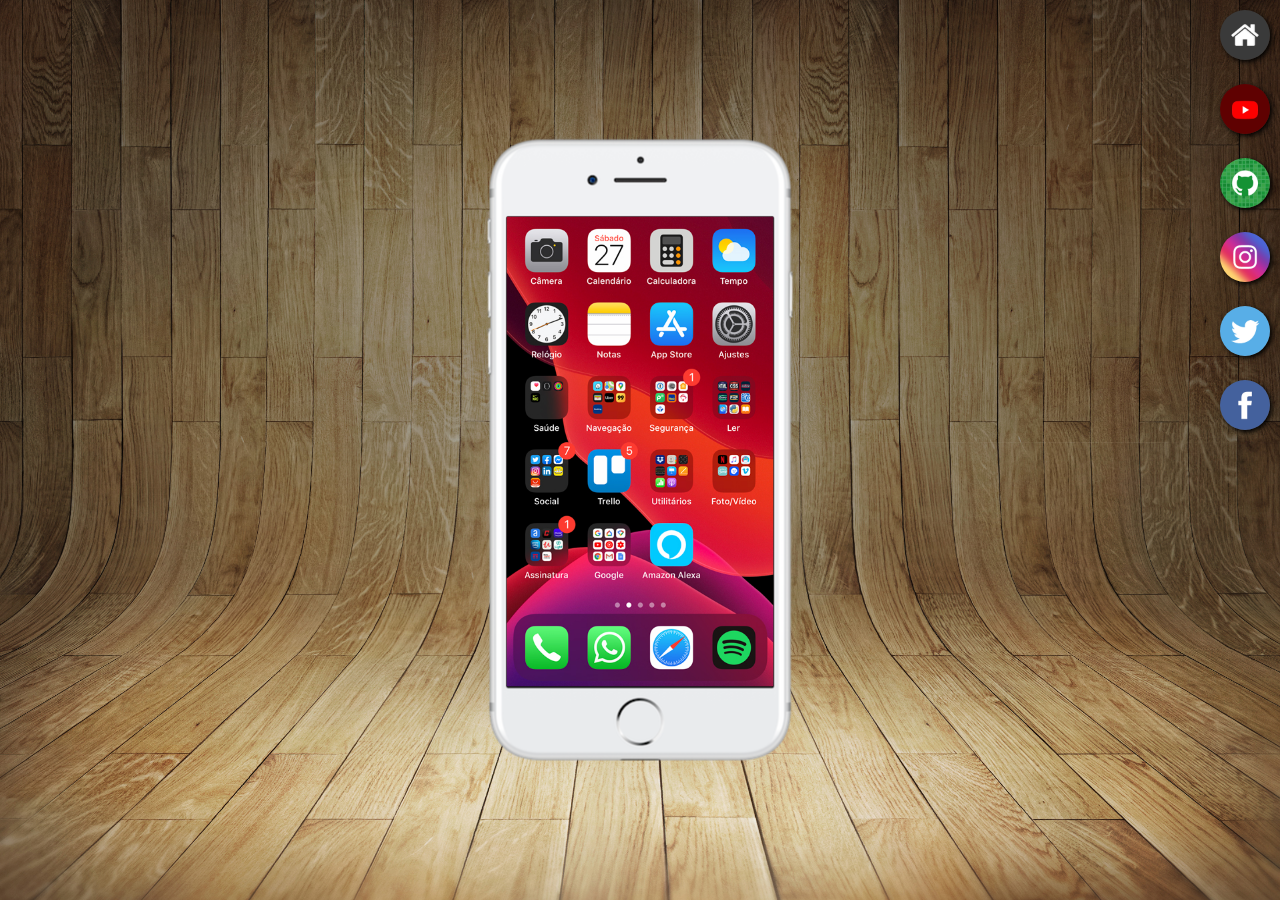
<file: index.html>
<!DOCTYPE html>
<html lang="pt-br">
<head>
    <meta charset="UTF-8">
    <link rel="shortcut icon" href="favicon.ico" type="image/x-icon">
    <meta name="viewport" content="width=device-width, initial-scale=1.0">
    <title>Projeto Redes Sociais</title>
    <link rel="stylesheet" href="style/style.css">

</head>
<body>
    <main>
        <section id="telefone">
            <iframe src="home.html" name="tela" id="tela" frameborder="0">
                Seu Navegador não é compativel com isso.
            </iframe>
        </section>

        <section id="redes-sociais">
            <a href="home.html" target="tela"><img src="imagens/logo-home.jpg" alt="home"></a><br>
            <a href="youtube.html" target="tela"><img src="imagens/logo-youtube.jpg" alt="youtube"></a><br>
            <a href="github.html" target="tela"><img src="imagens/logo-github.jpg" alt="github"></a><br>
            <a href="instagran.html" target="tela"><img src="imagens/logo-instagram.jpg" alt="instragam"></a><br>
            <a href="twitter.html" target="tela"><img src="imagens/logo-twitter.jpg" alt="twitter"></a><br>
            <a href="facebook.html" target="tela"><img src="imagens/logo-facebook.jpg" alt="facebook"></a>
        </section>
    </main>
</body>
</html>
</file>
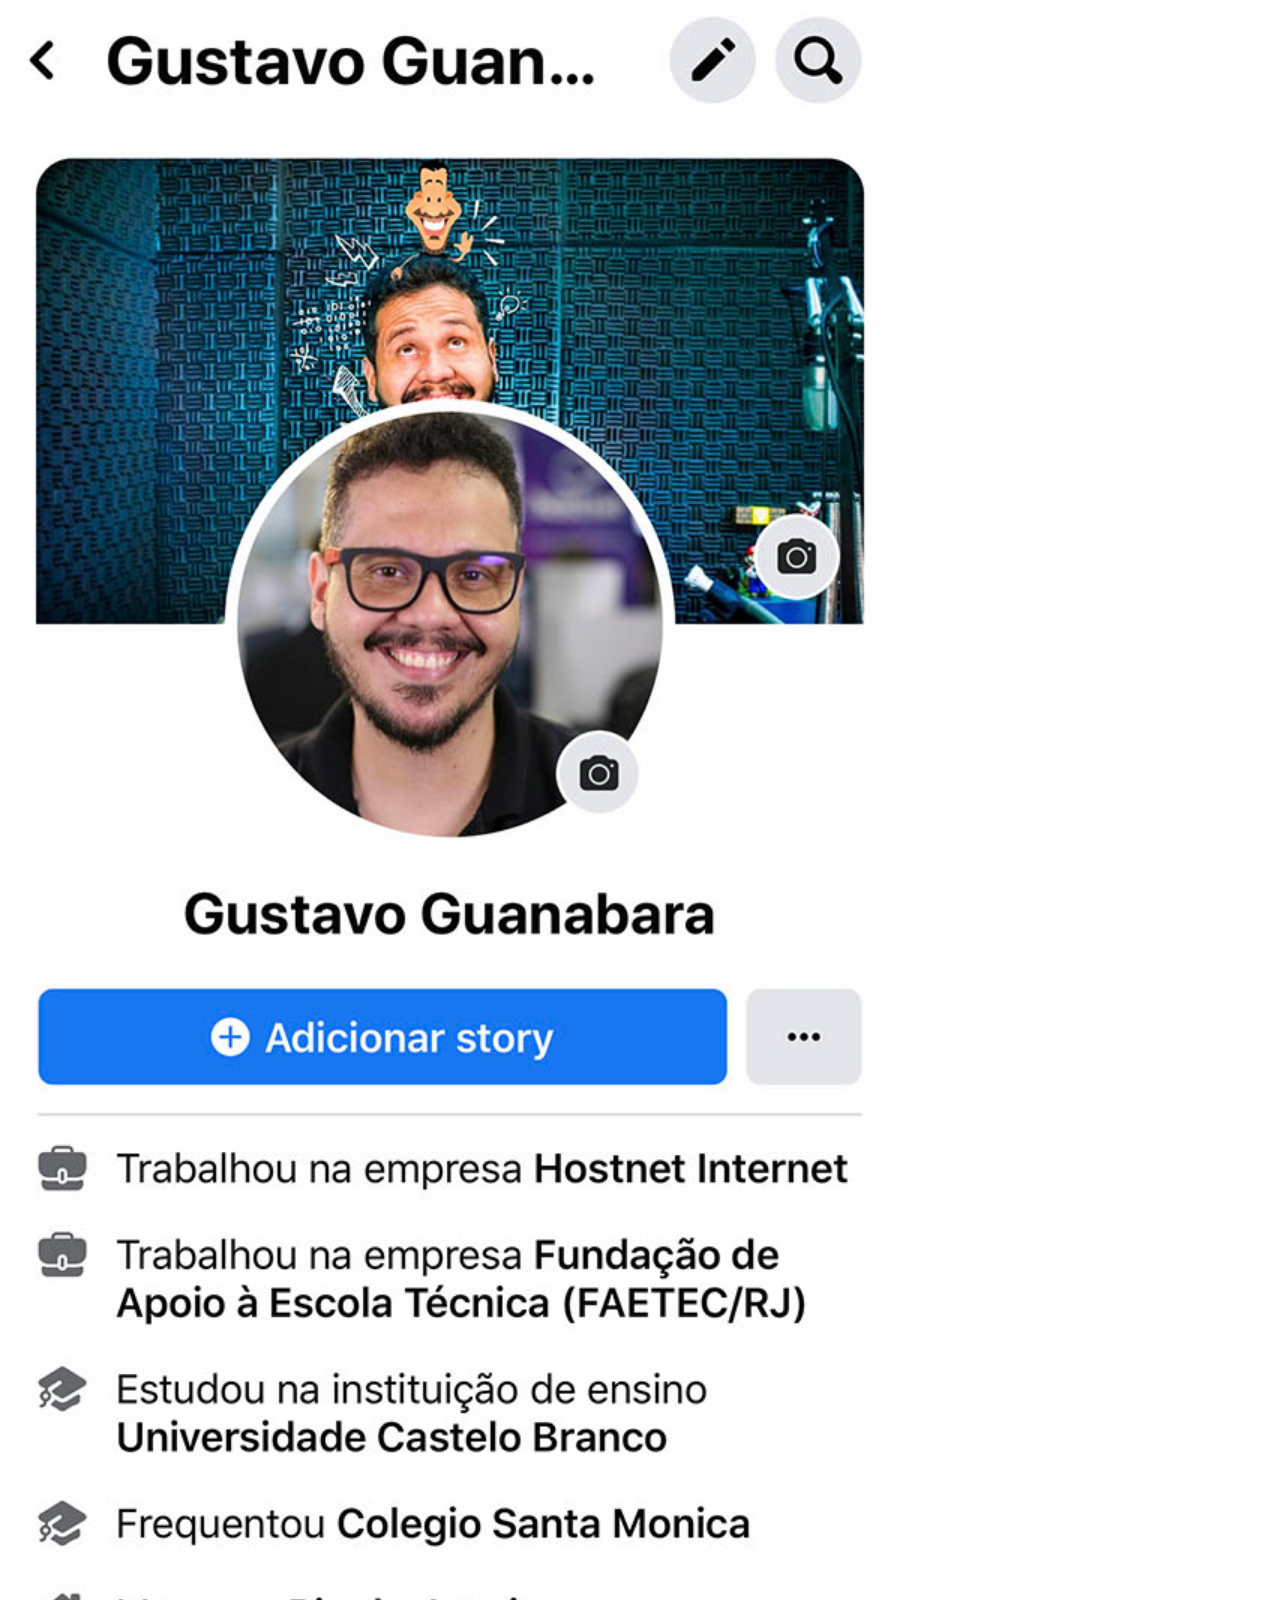
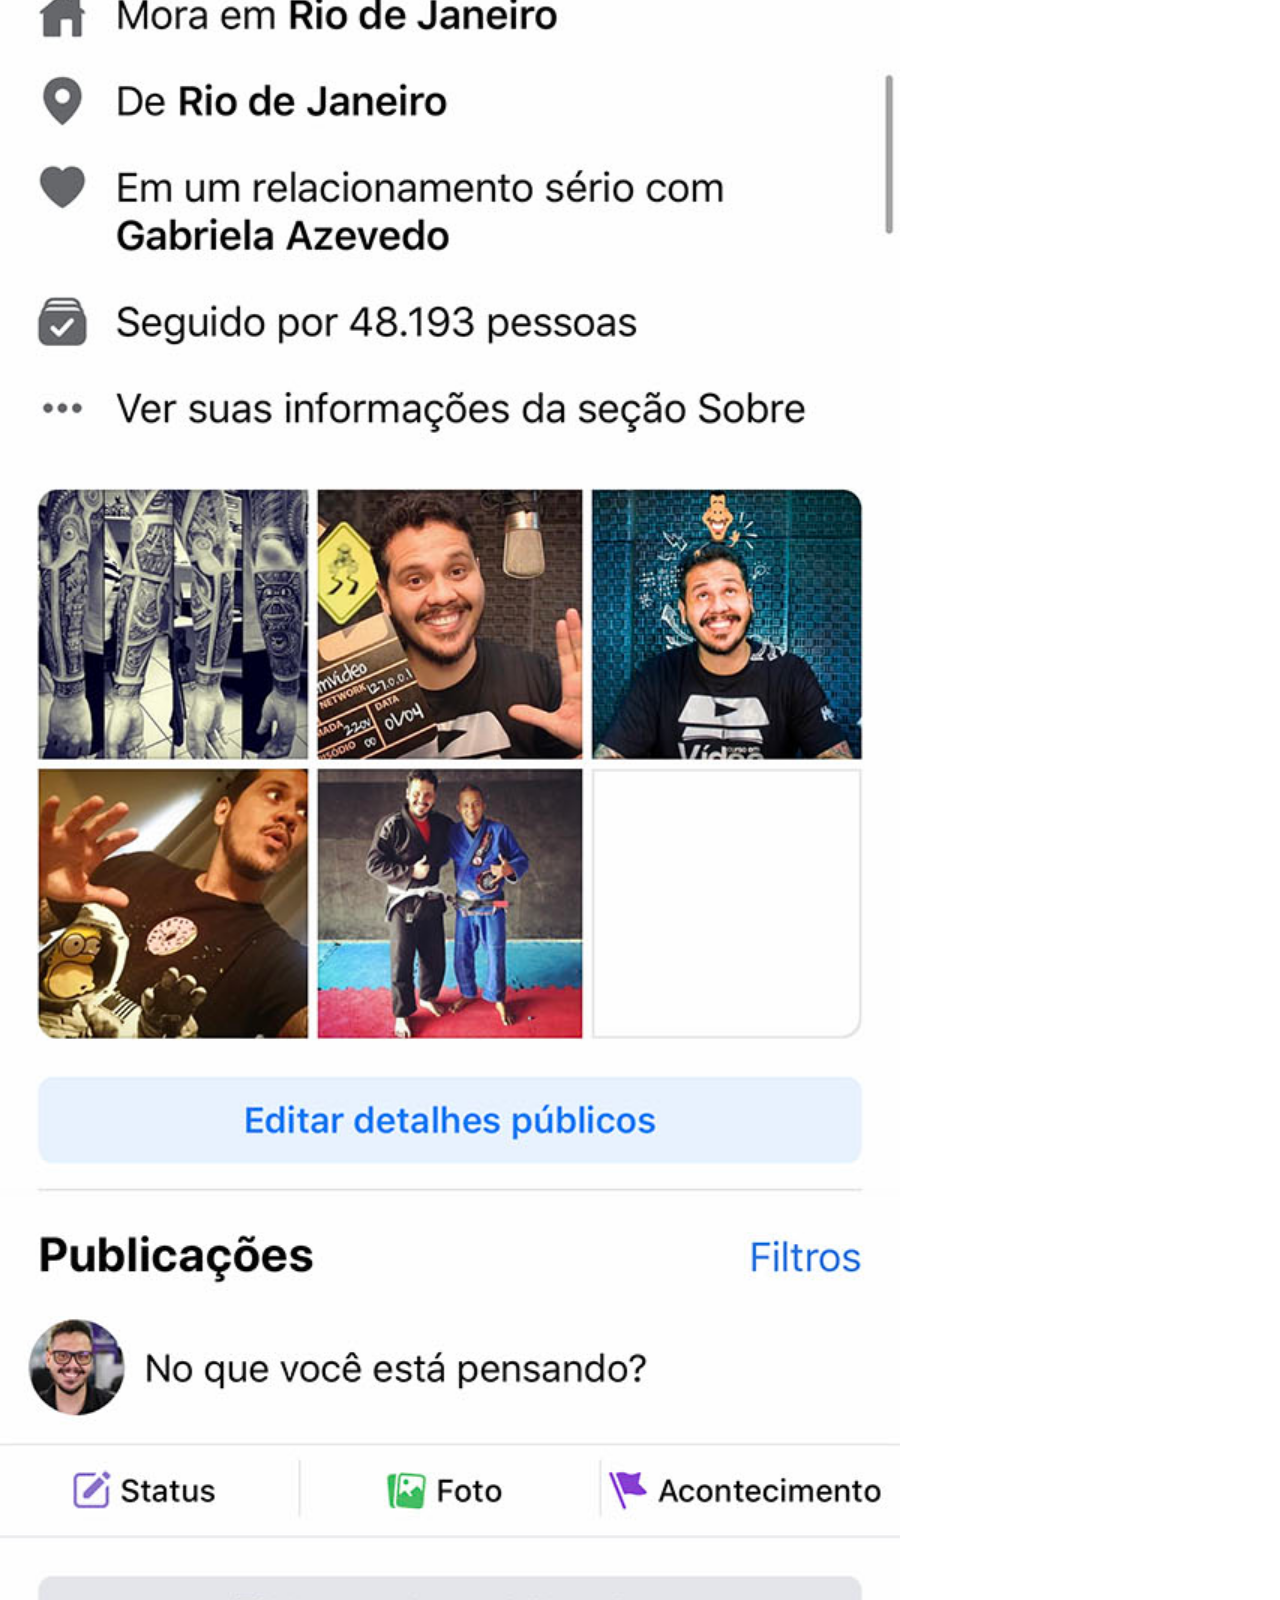
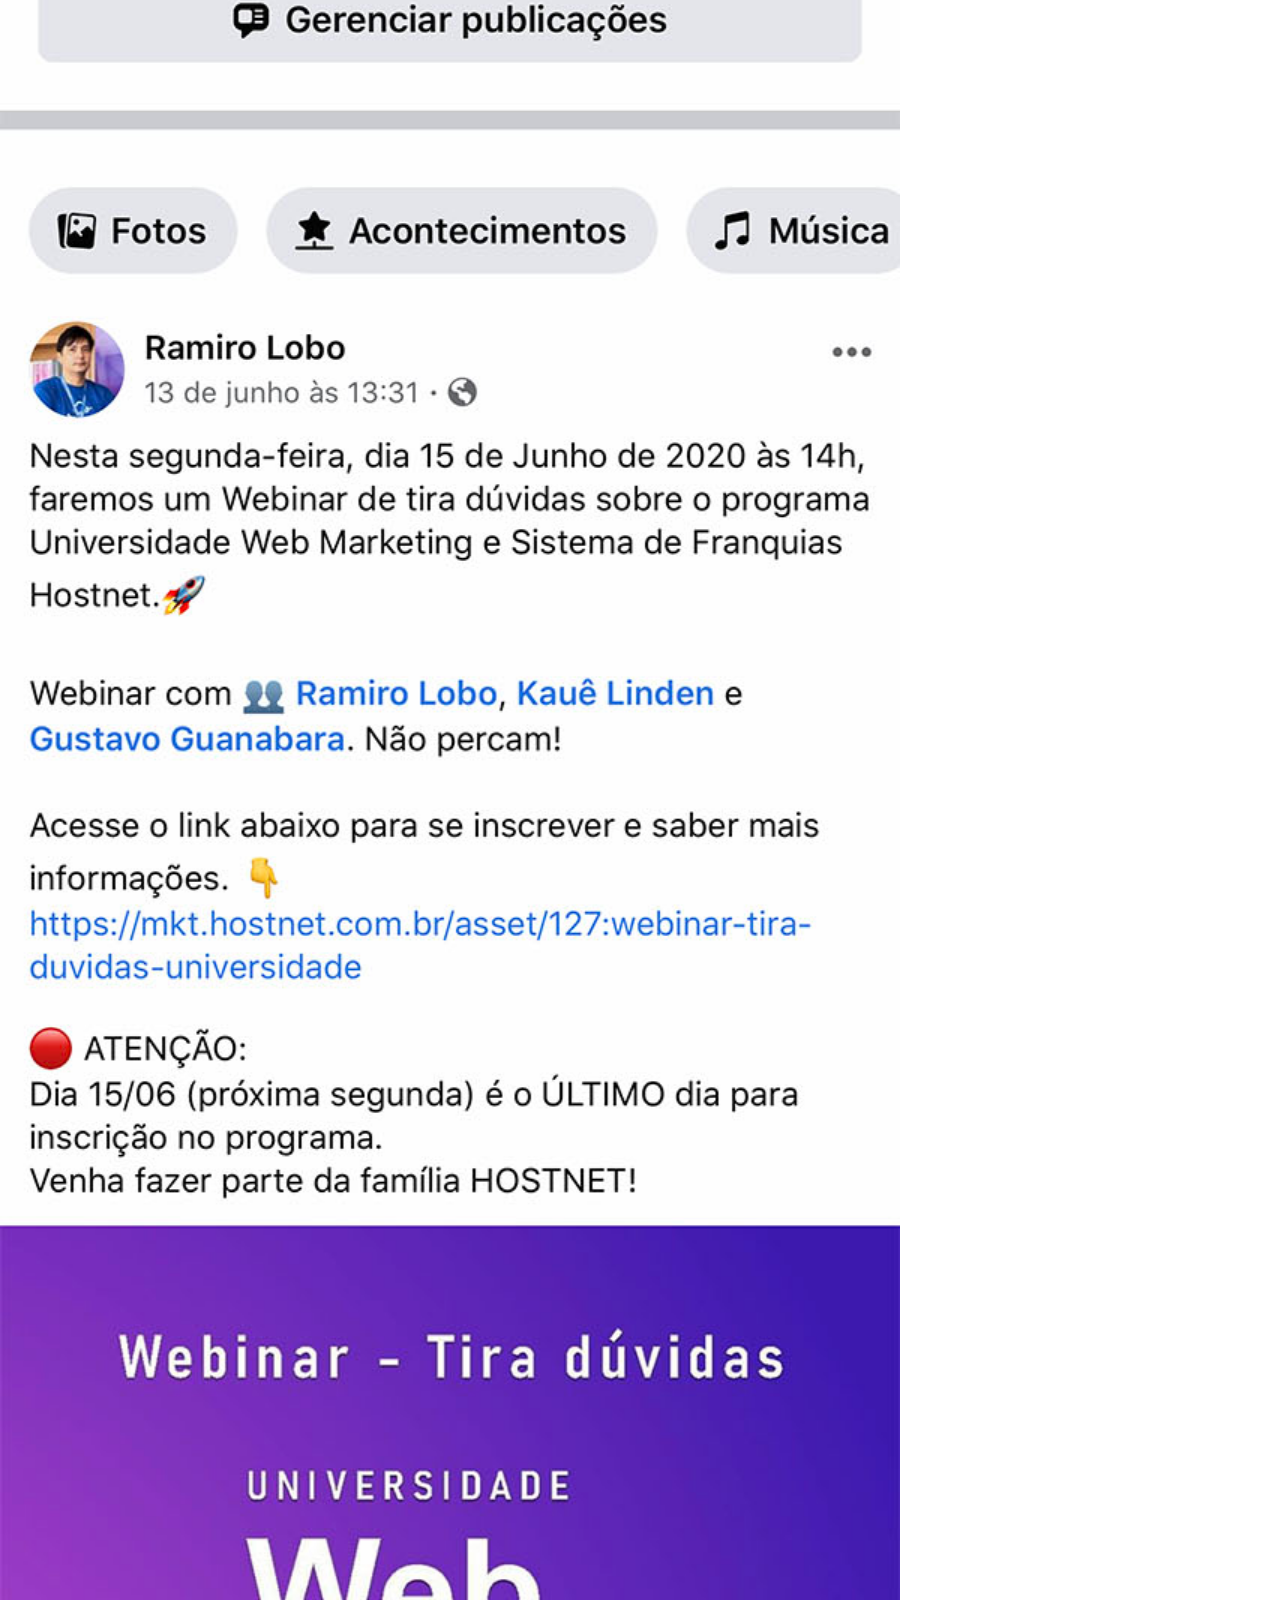
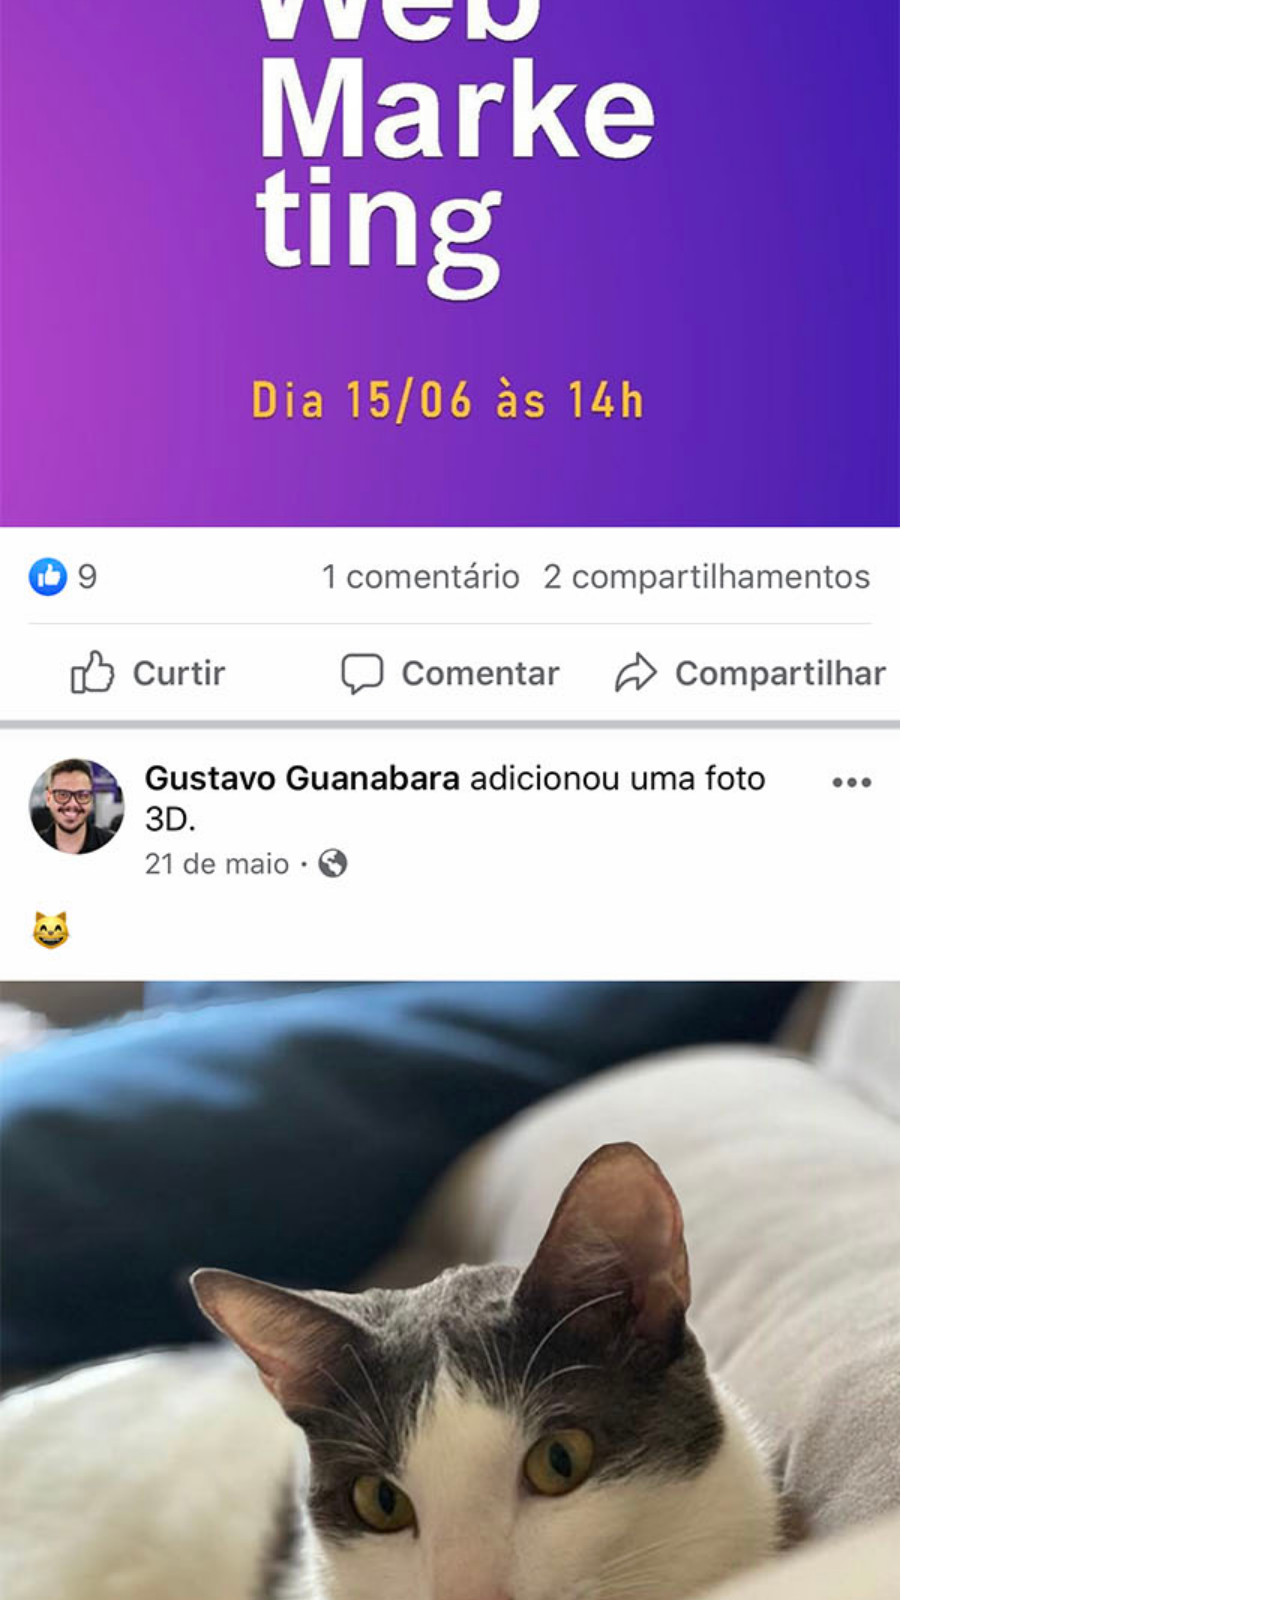
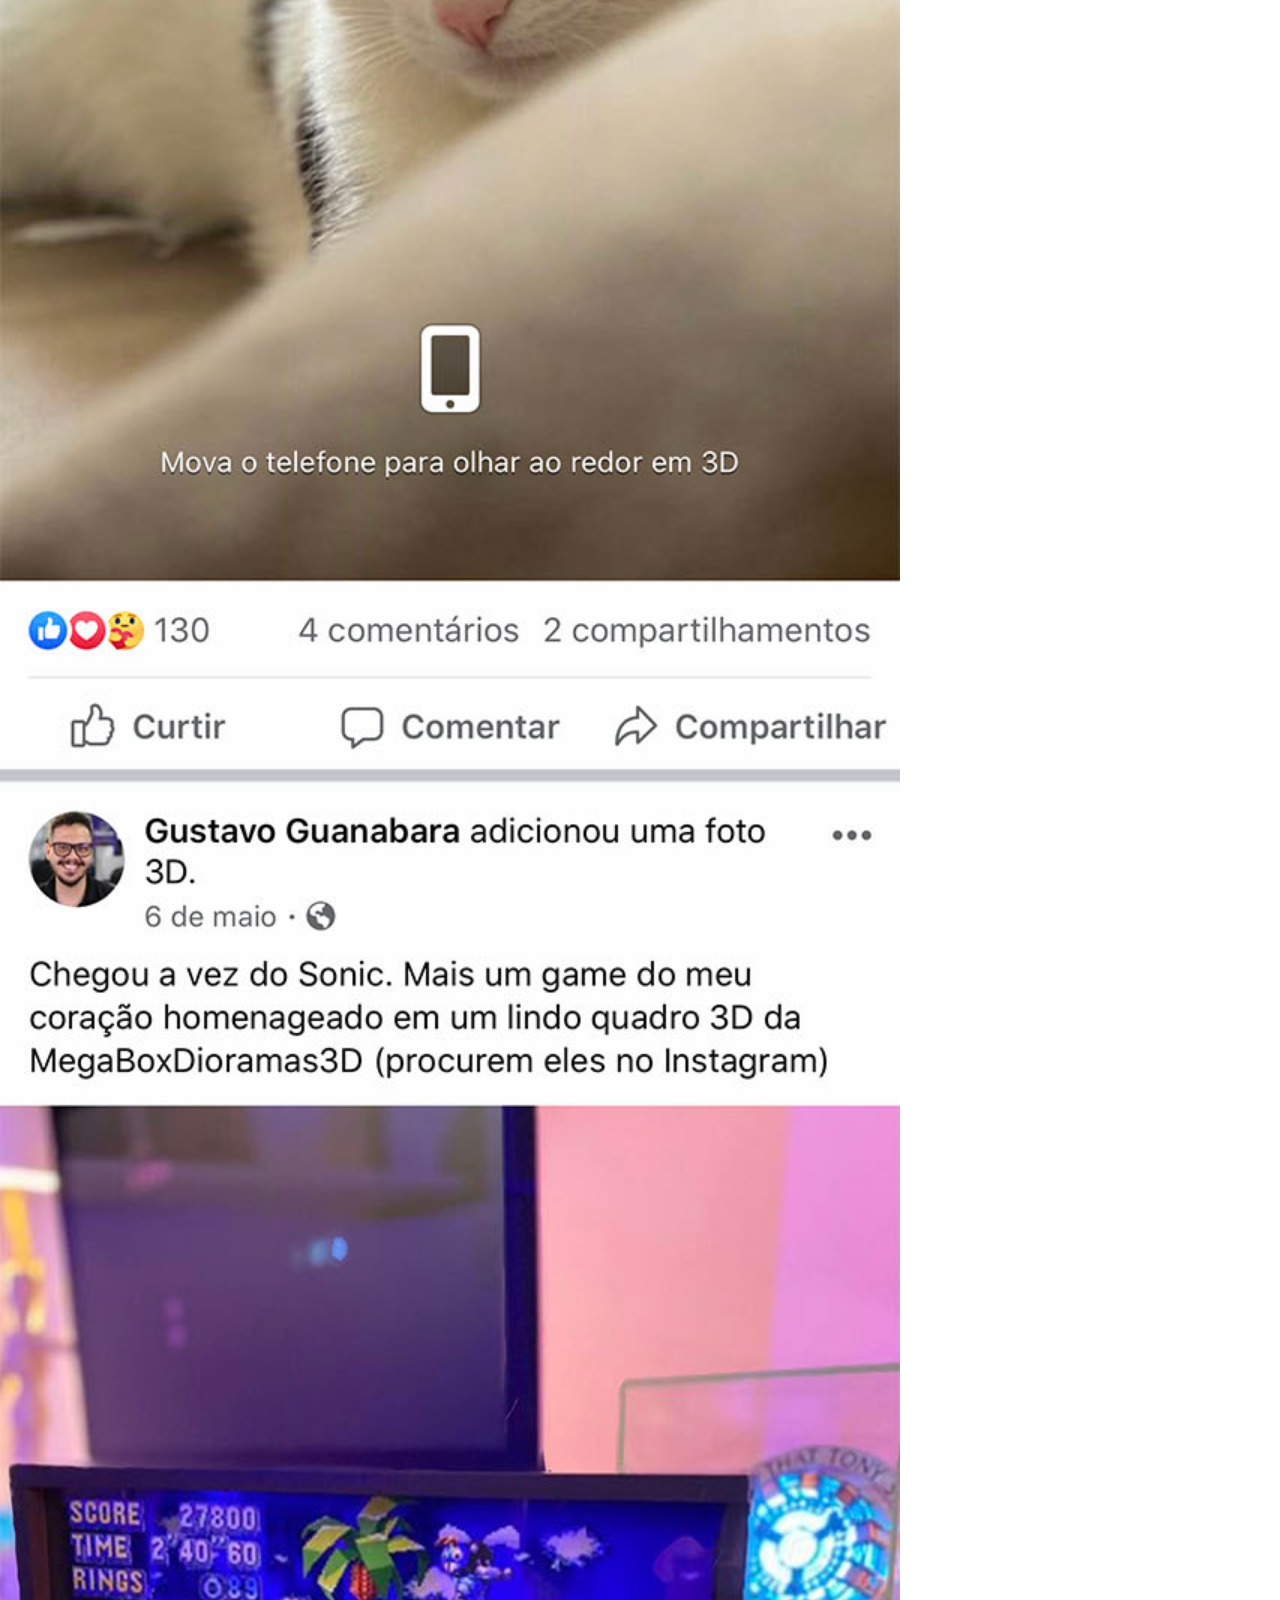
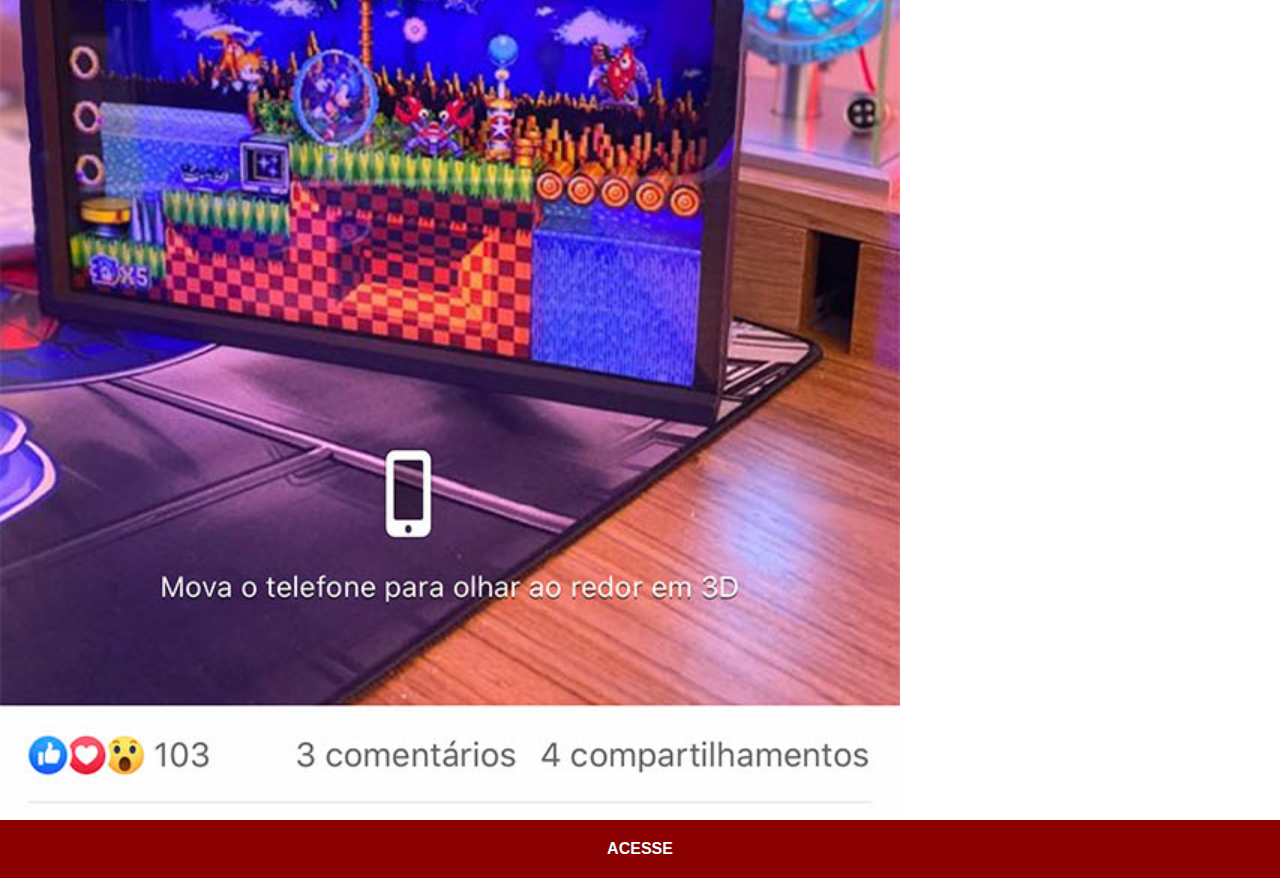
<file: facebook.html>
<!DOCTYPE html>
<html lang="pt-br">
<head>
    <meta charset="UTF-8">
    <meta name="viewport" content="width=device-width, initial-scale=1.0">
    <title>twitter</title>
    <link rel="stylesheet" href="style/social.css">
</head>
<body>

    <img src="imagens/tela-facebook.jpg" alt="Facebook">
    <a href="https://www.facebook.com/?locale=pt_BR" target="_blank">ACESSE</a>
    
</body>
</html>
</file>
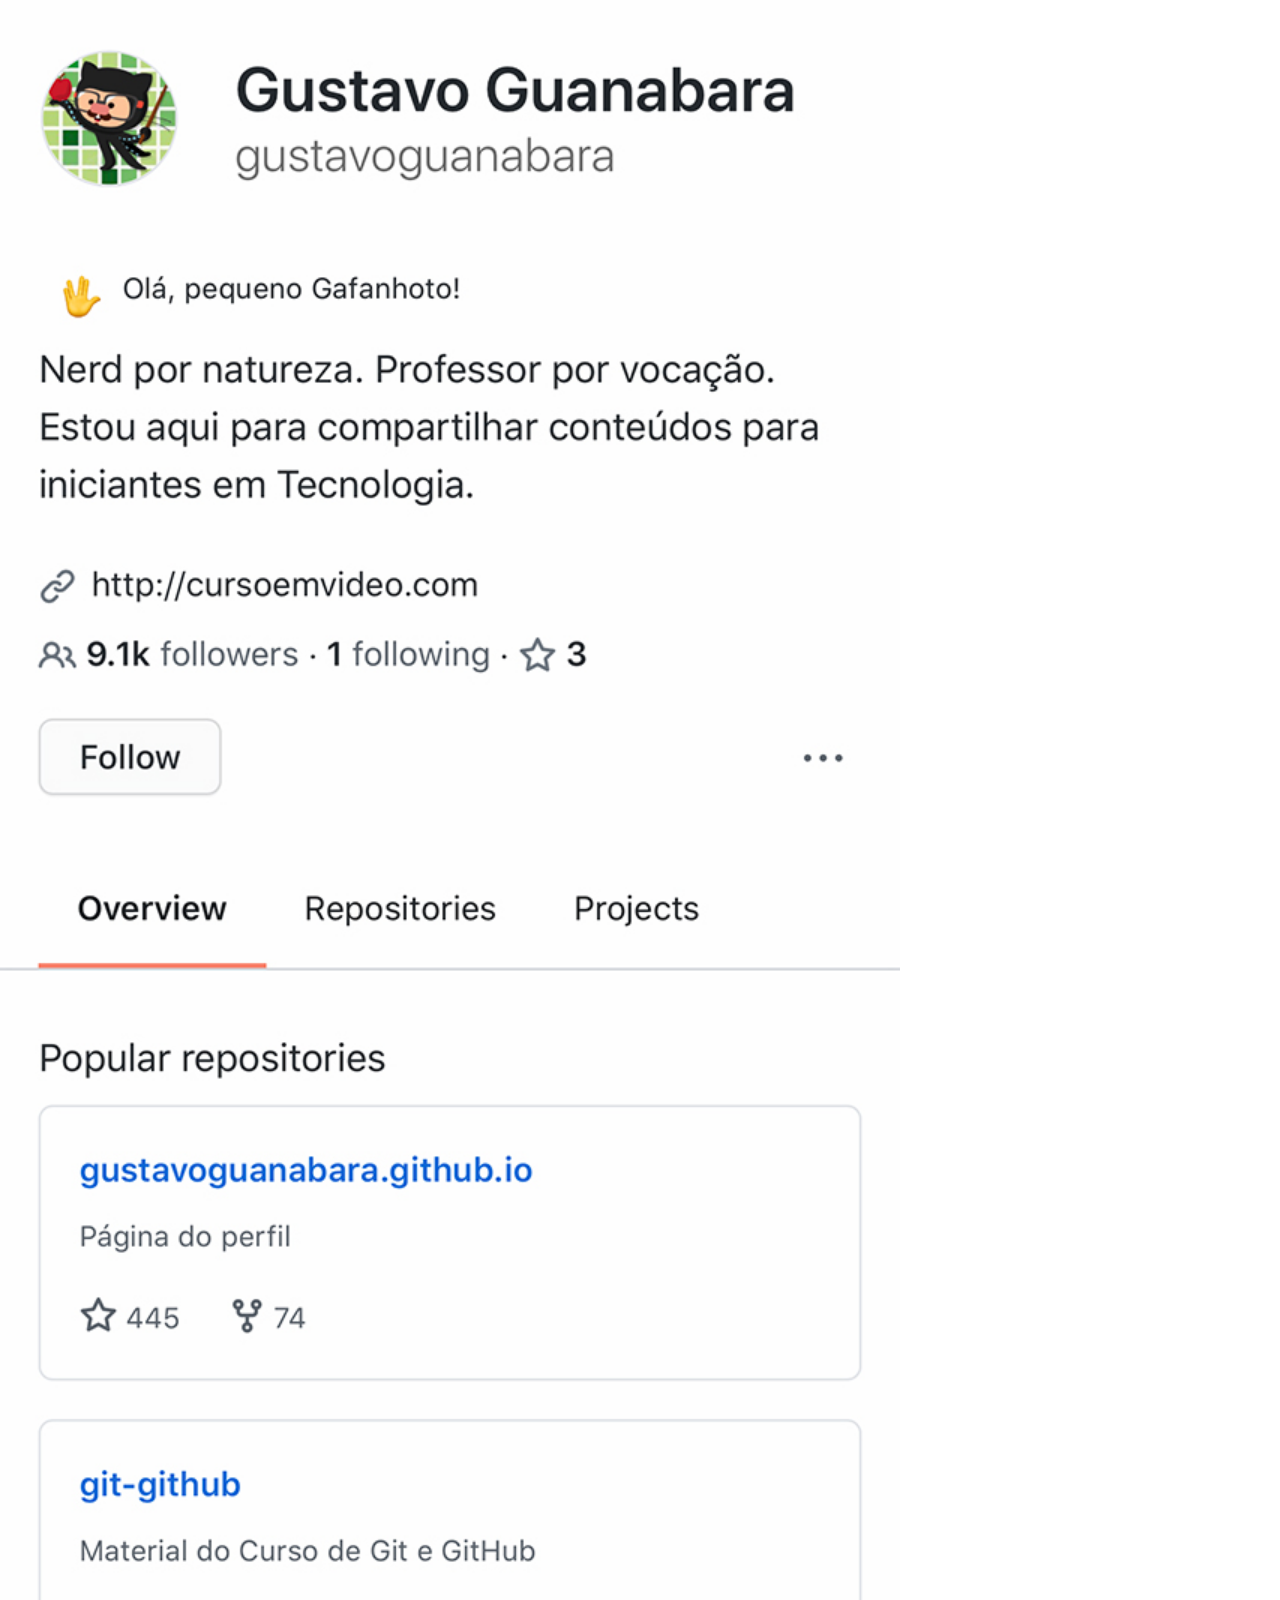
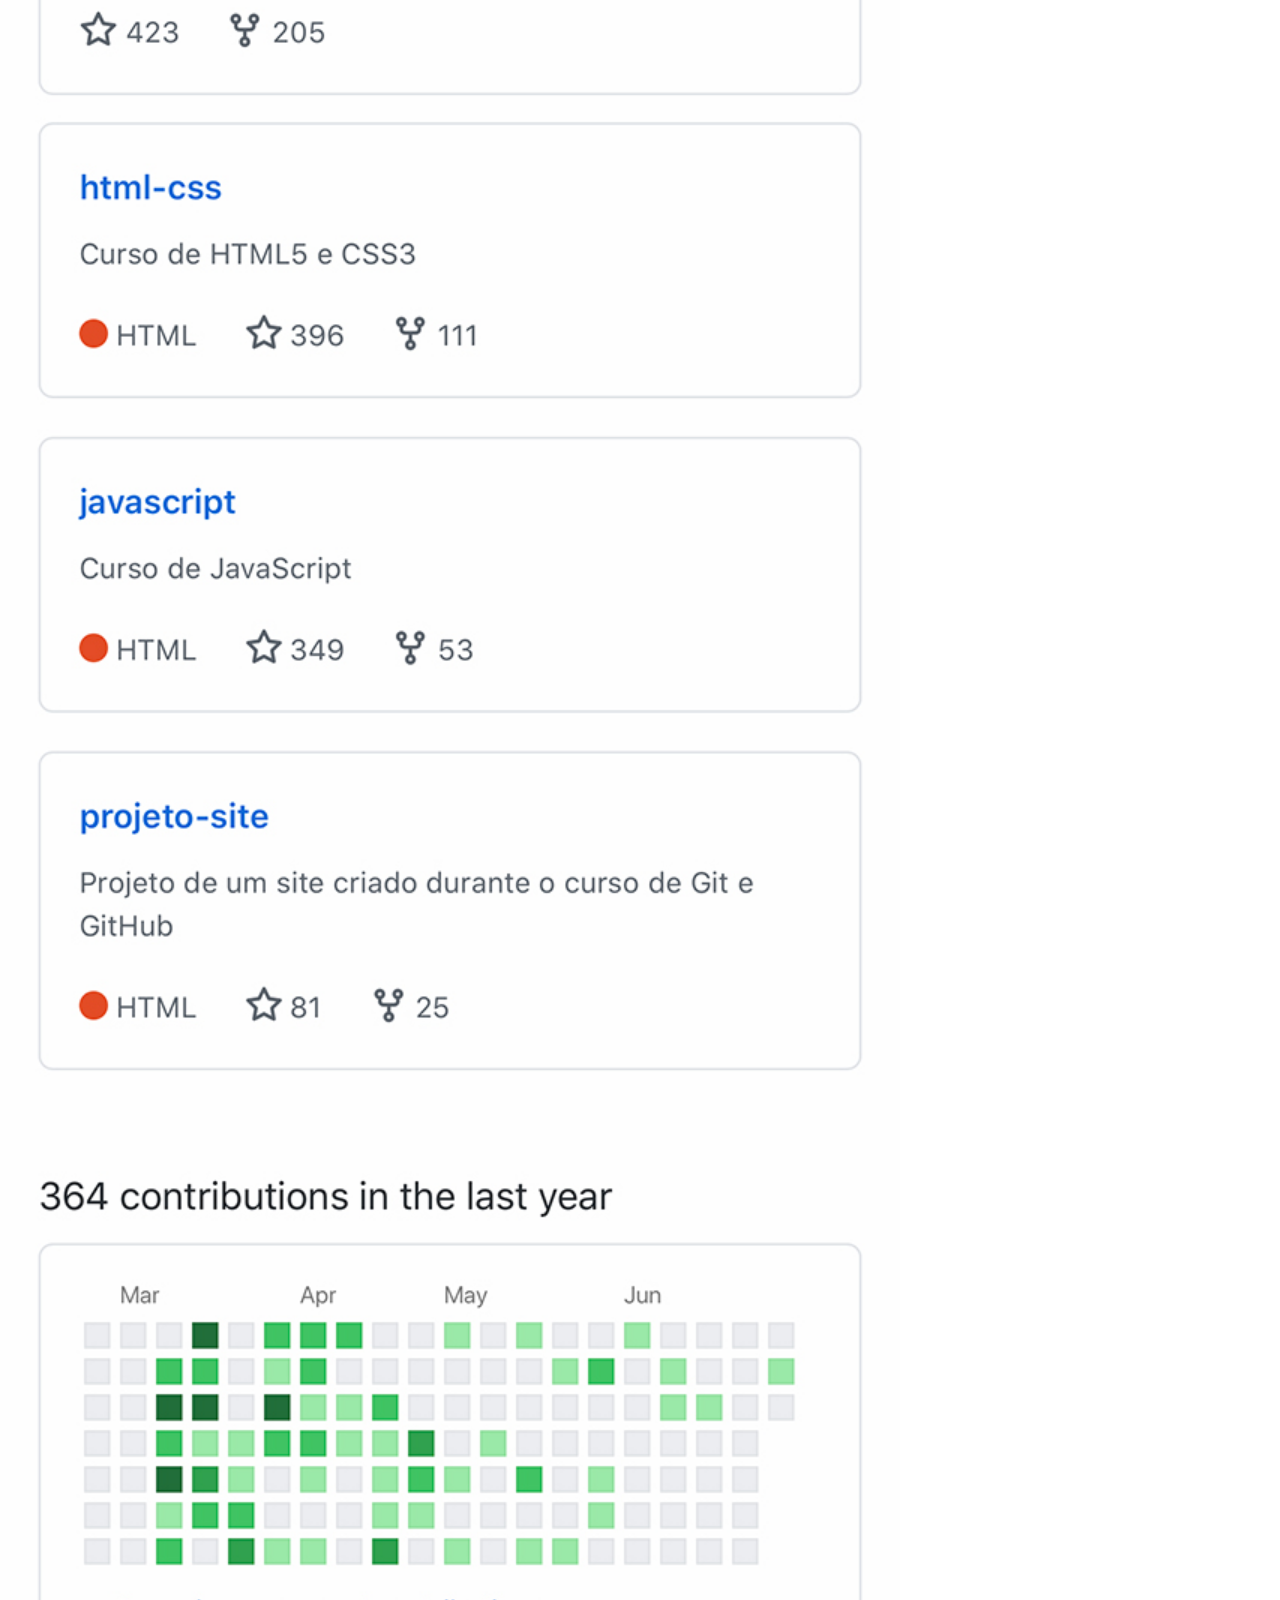
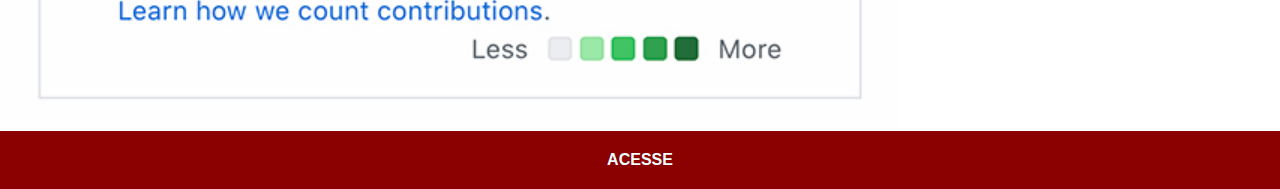
<file: github.html>
<!DOCTYPE html>
<html lang="pt-br">
<head>
    <meta charset="UTF-8">
    <meta name="viewport" content="width=device-width, initial-scale=1.0">
    <title>github</title>
    <link rel="stylesheet" href="style/social.css">
</head>
<body>

    <img src="imagens/tela-github.jpg" alt="GitHub">
    <a href="https://github.com/andreilsonoliveira"target="_black">ACESSE</a>
    
</body>
</html>
</file>
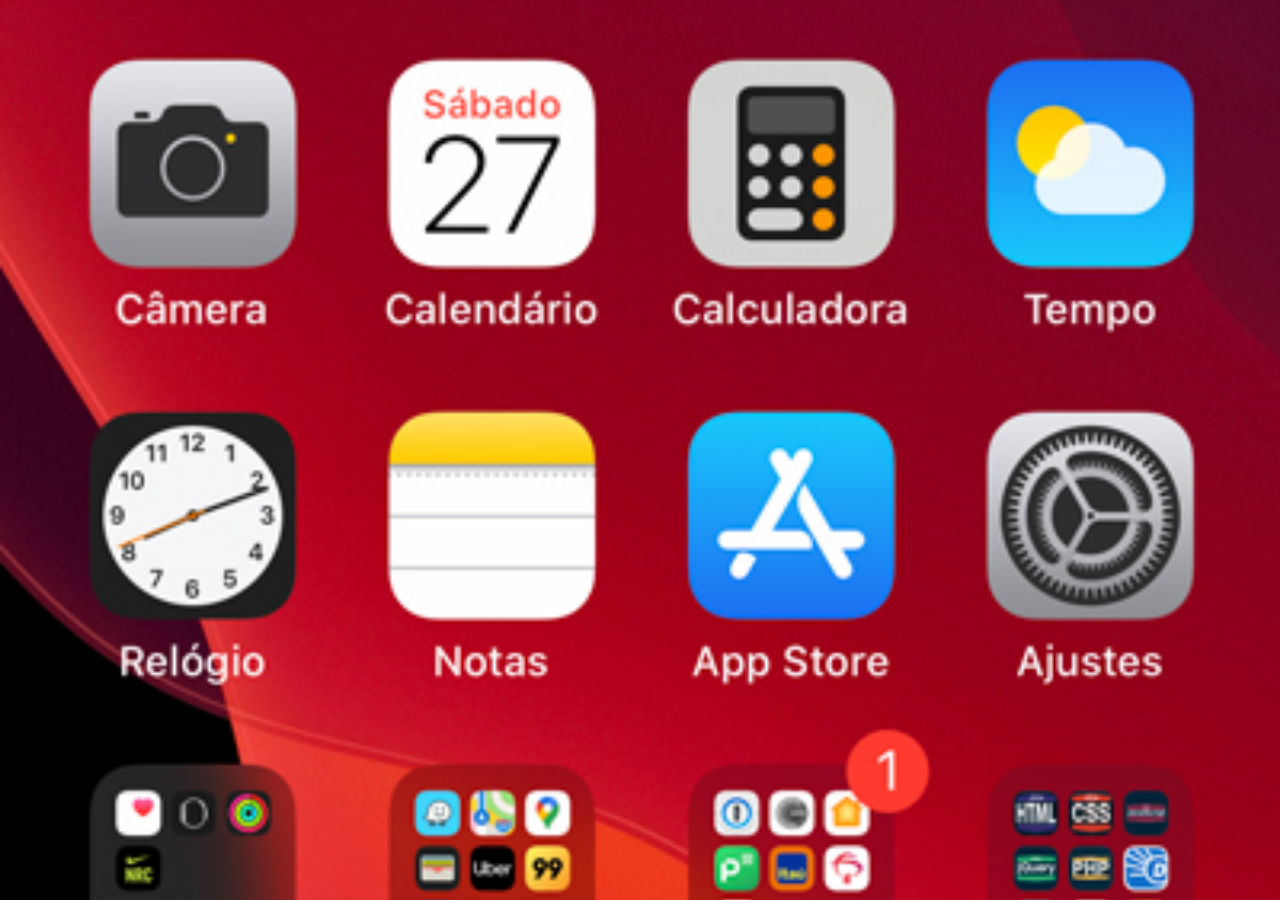
<file: home.html>
<!DOCTYPE html>
<html lang="pt-br">
<head>
    <meta charset="UTF-8">
    <meta name="viewport" content="width=device-width, initial-scale=1.0">
    <title>Home</title>
    <style>
        *{
            margin: 0px;
            padding: 0px;
        }

        body{
            width: 100vw;
            height: 100vh;
            background: black url(imagens/tela-home.jpg) no-repeat top center;
            background-size: cover;
        }
    </style>
</head>
<body>
    
</body>
</html>
</file>
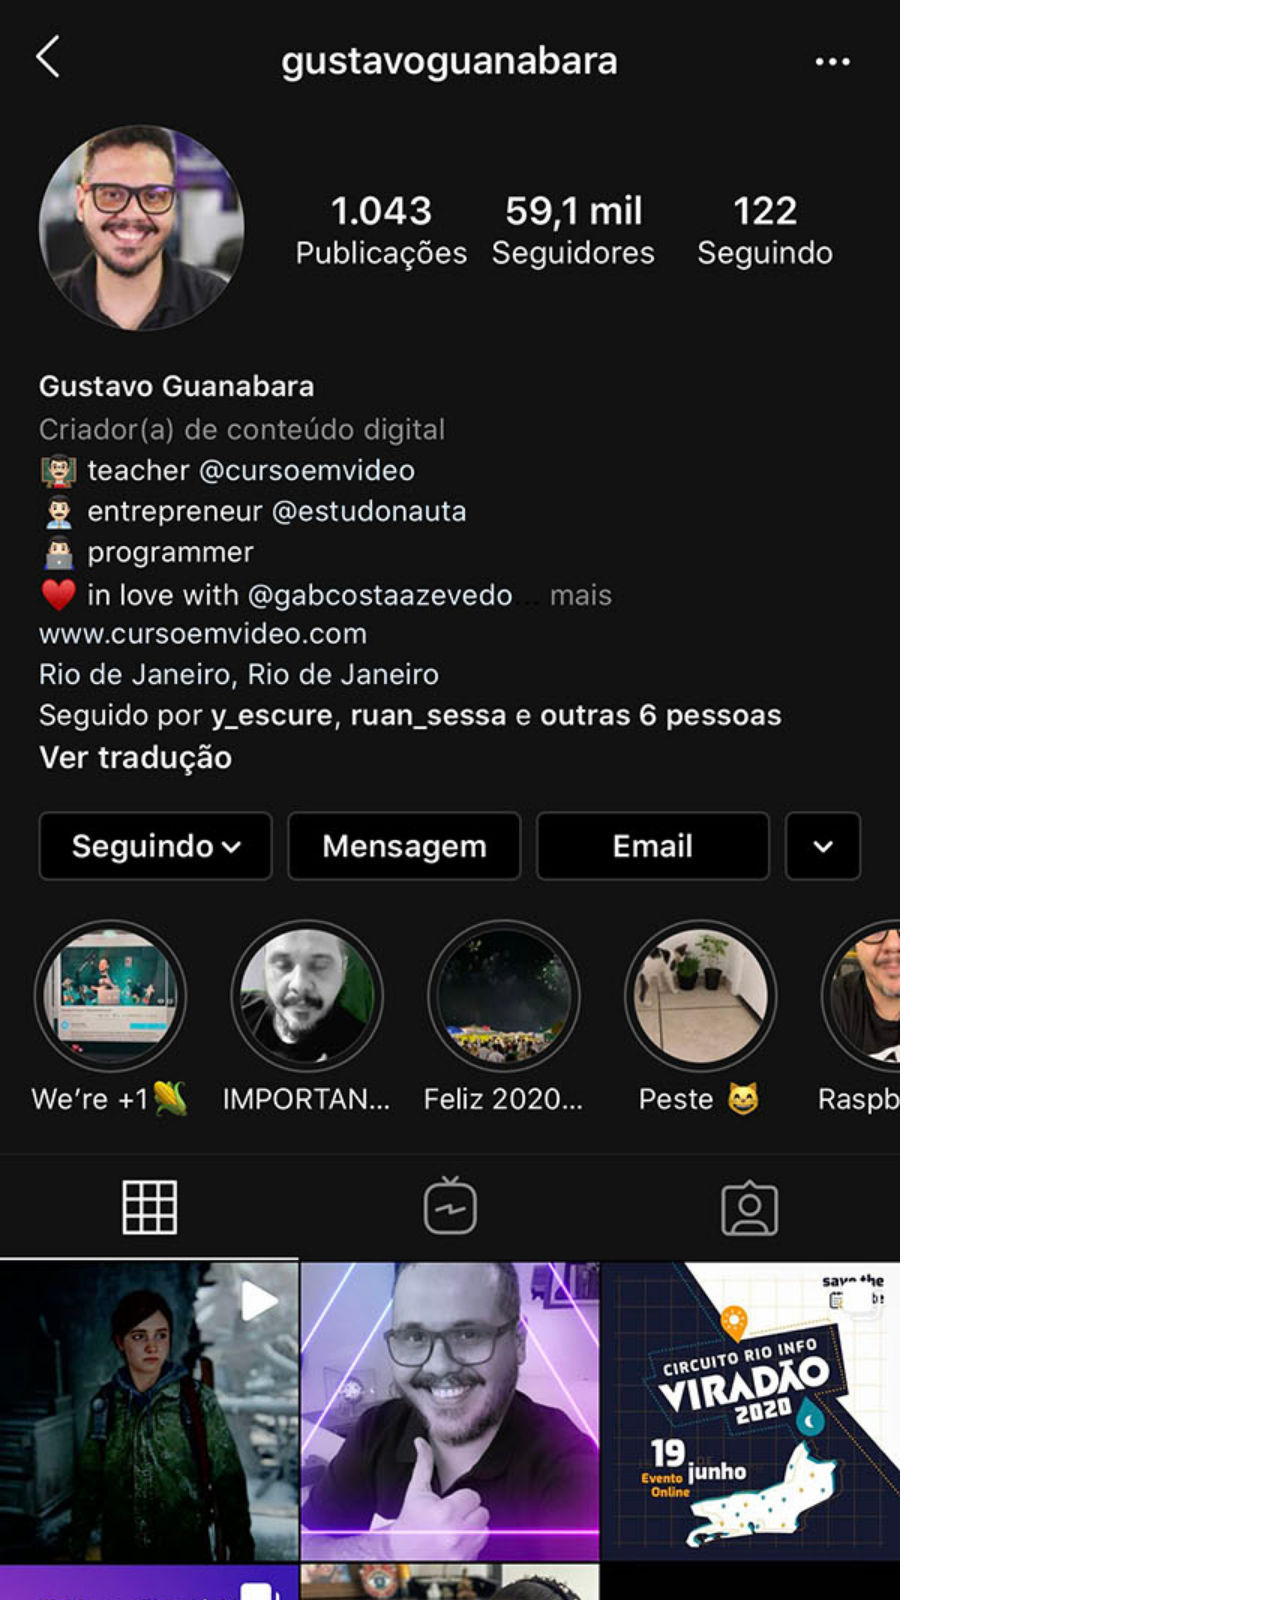
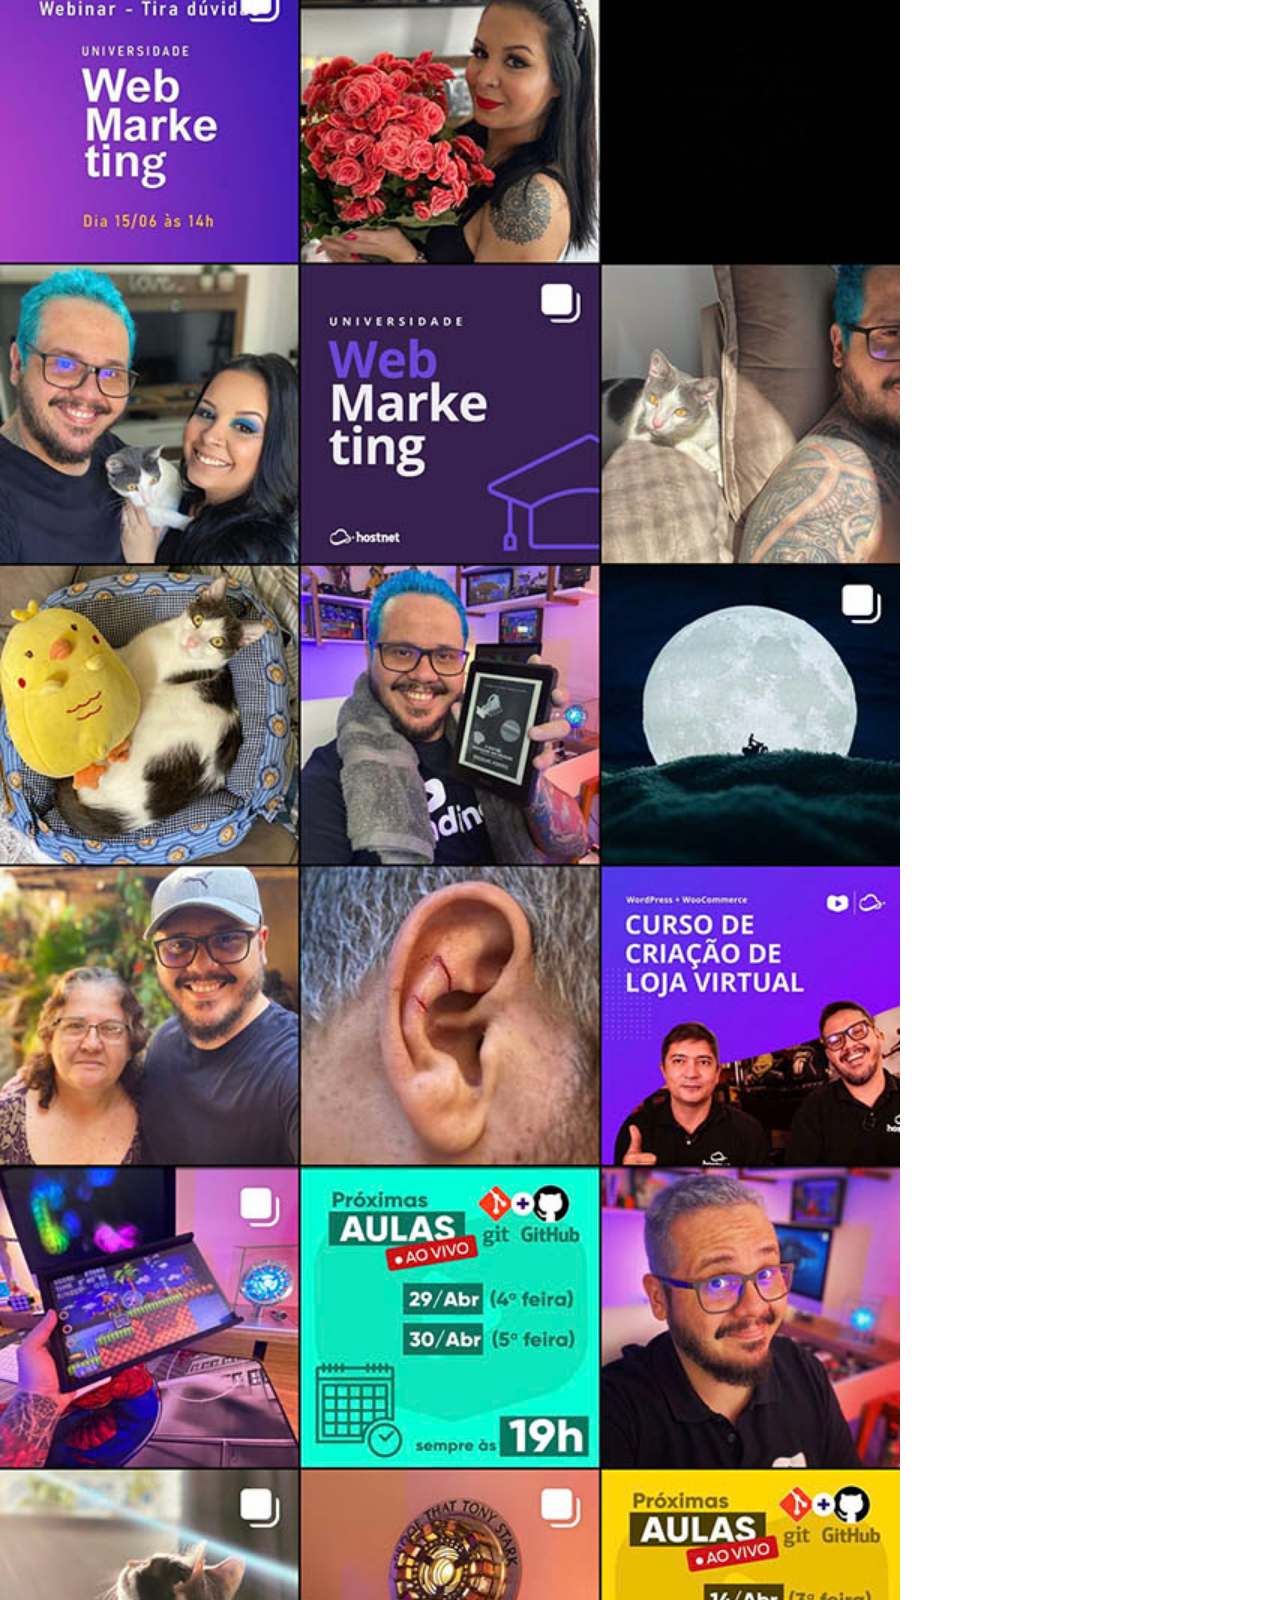
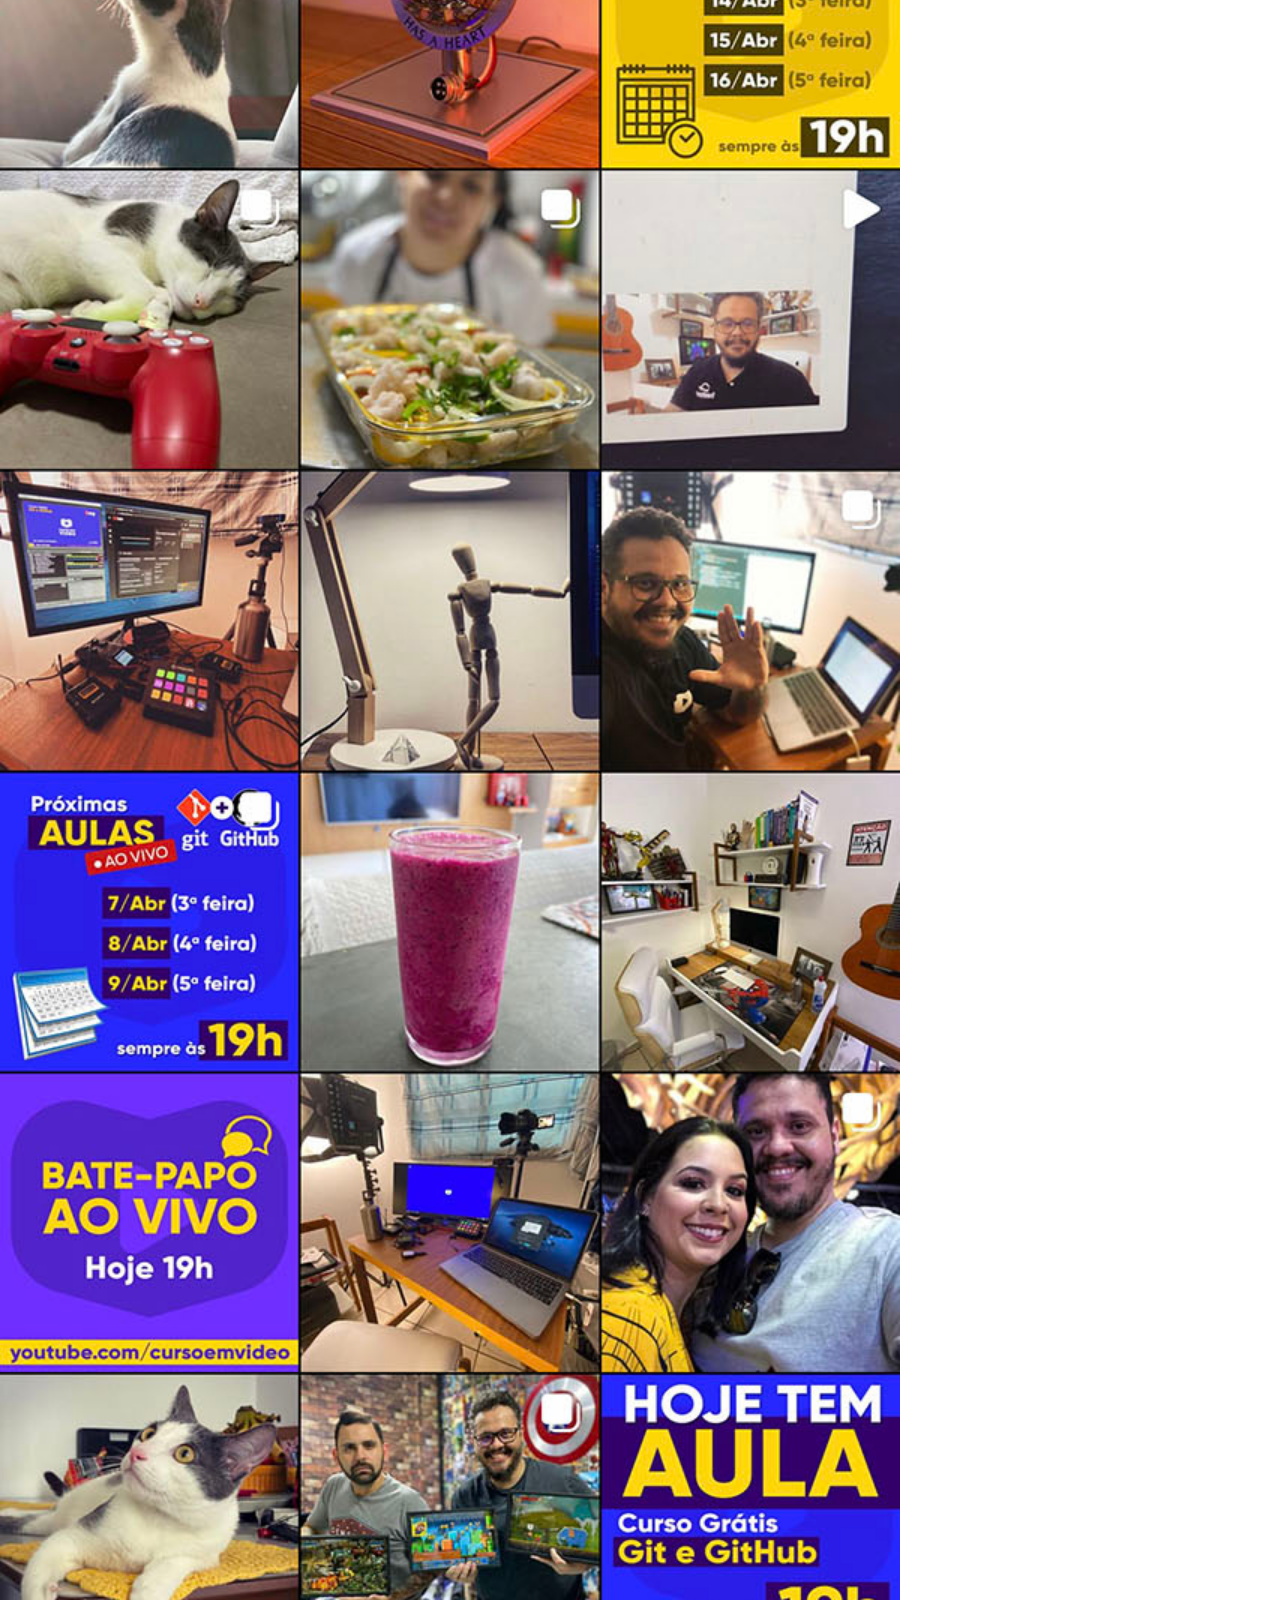
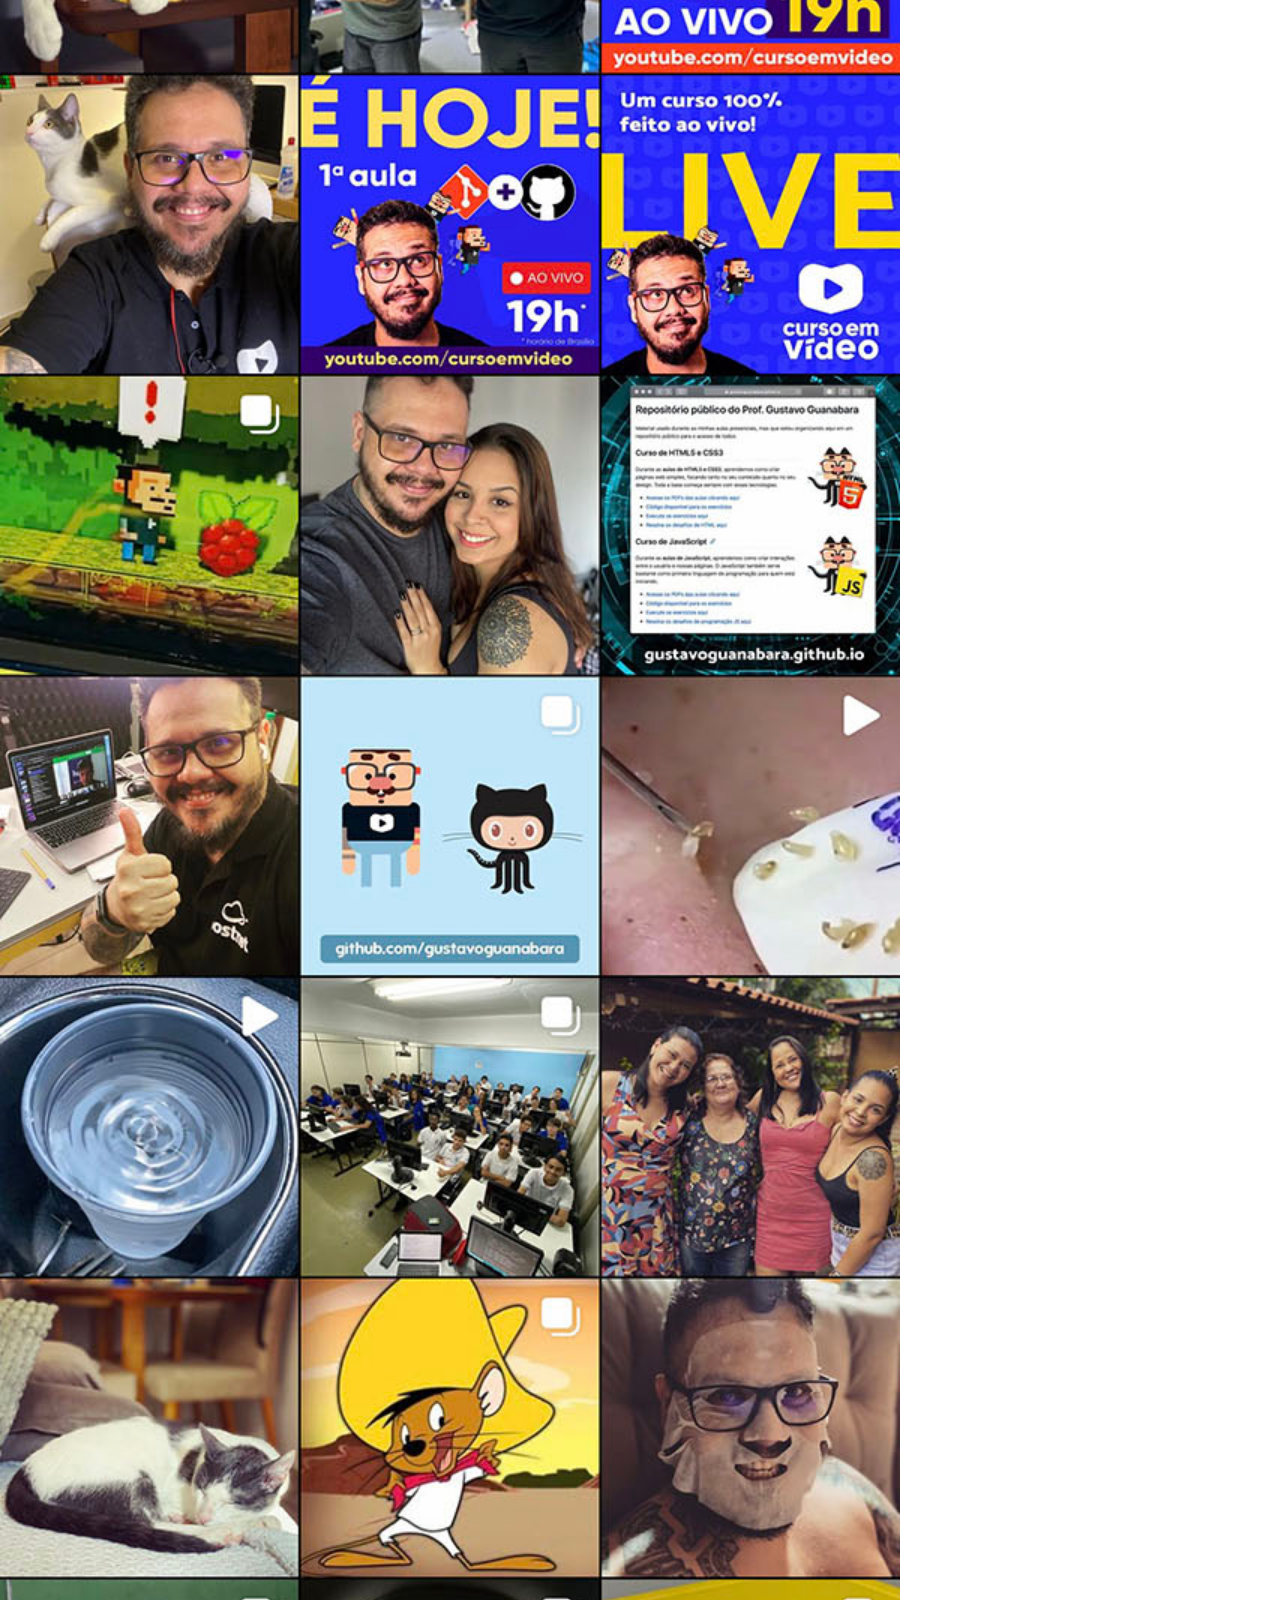
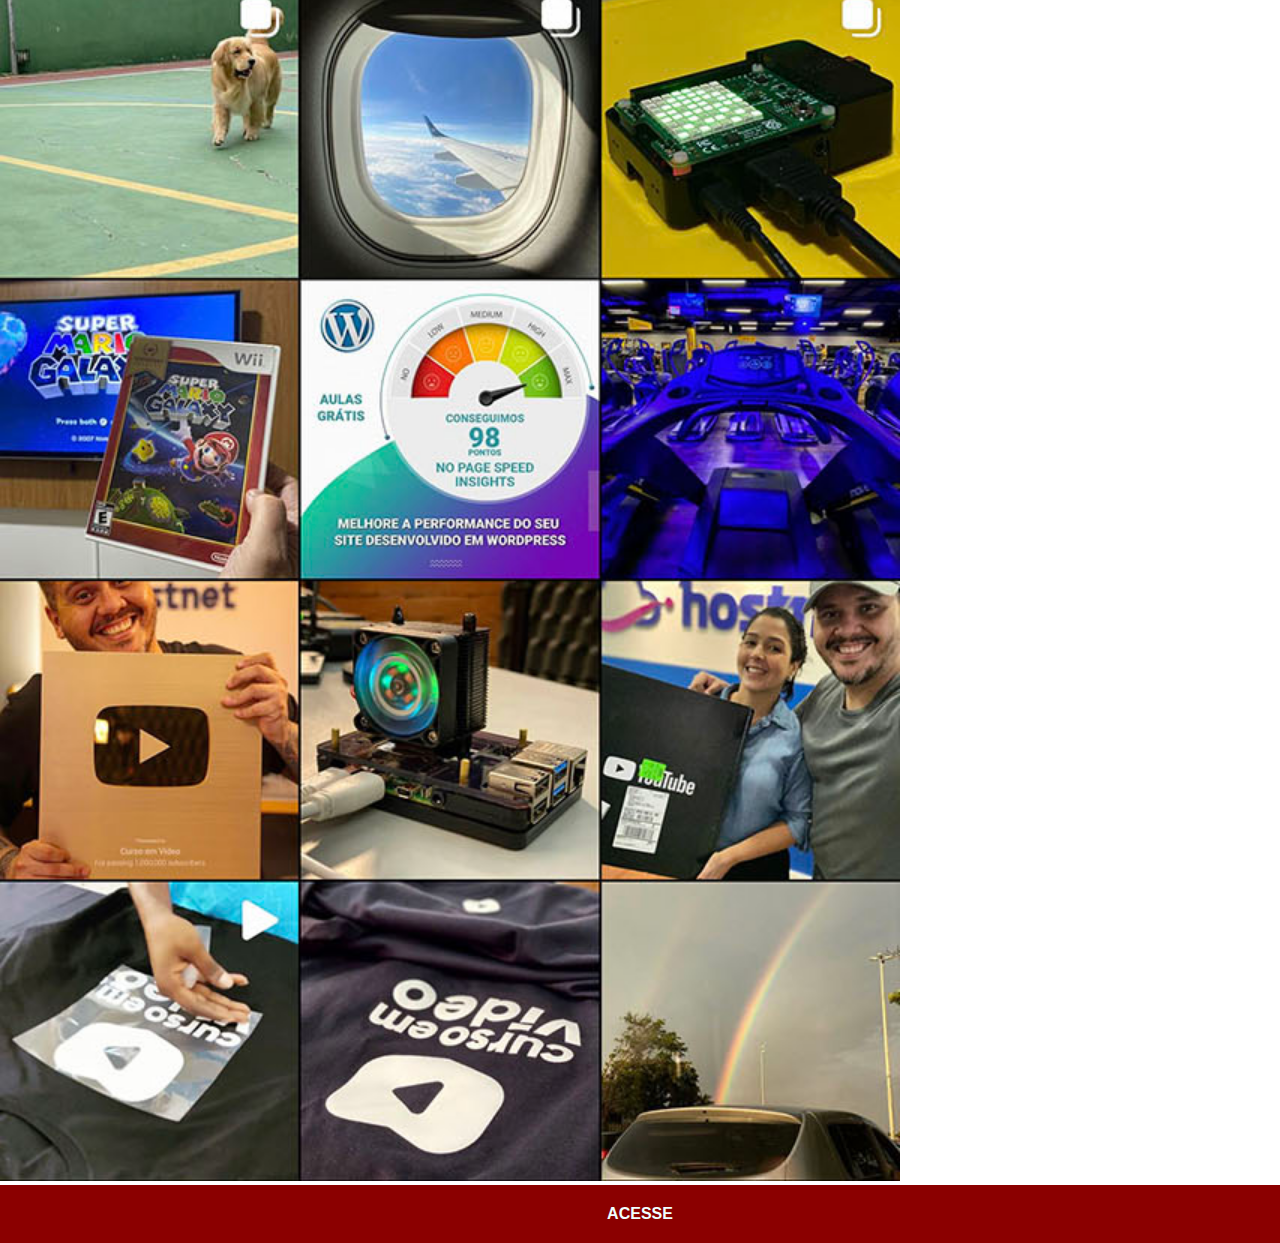
<file: instagran.html>
<!DOCTYPE html>
<html lang="pt-br">
<head>
    <meta charset="UTF-8">
    <meta name="viewport" content="width=device-width, initial-scale=1.0">
    <title>Instagran</title>
    <link rel="stylesheet" href="style/social.css">
</head>
<body>
    <img src="imagens/tela-instagram.jpg" alt="Instagran">
    <a href="https://www.instagram.com/sem/campaign/emailsignup/?campaign_id=13534421690&extra_1=s%7Cc%7C547348930993%7Ce%7Cinstagram%20%27%7C&placement=&creative=547348930993&keyword=instagram%20%27&partner_id=googlesem&extra_2=campaignid%3D13534421690%26adgroupid%3D126262409974%26matchtype%3De%26network%3Dg%26source%3Dnotmobile%26search_or_content%3Ds%26device%3Dc%26devicemodel%3D%26adposition%3D%26target%3D%26targetid%3Dkwd-1321618851291%26loc_physical_ms%3D1001773%26loc_interest_ms%3D%26feeditemid%3D%26param1%3D%26param2%3D&gclid=CjwKCAiA8YyuBhBSEiwA5R3-ExKZtT39qLU8cFcvGi4Dm5na1IeJlvmGqRXyoL63sv-HRYp2gwFWCBoCNOsQAvD_BwE" target="_blank">ACESSE</a>
</body>
</html>
</file>
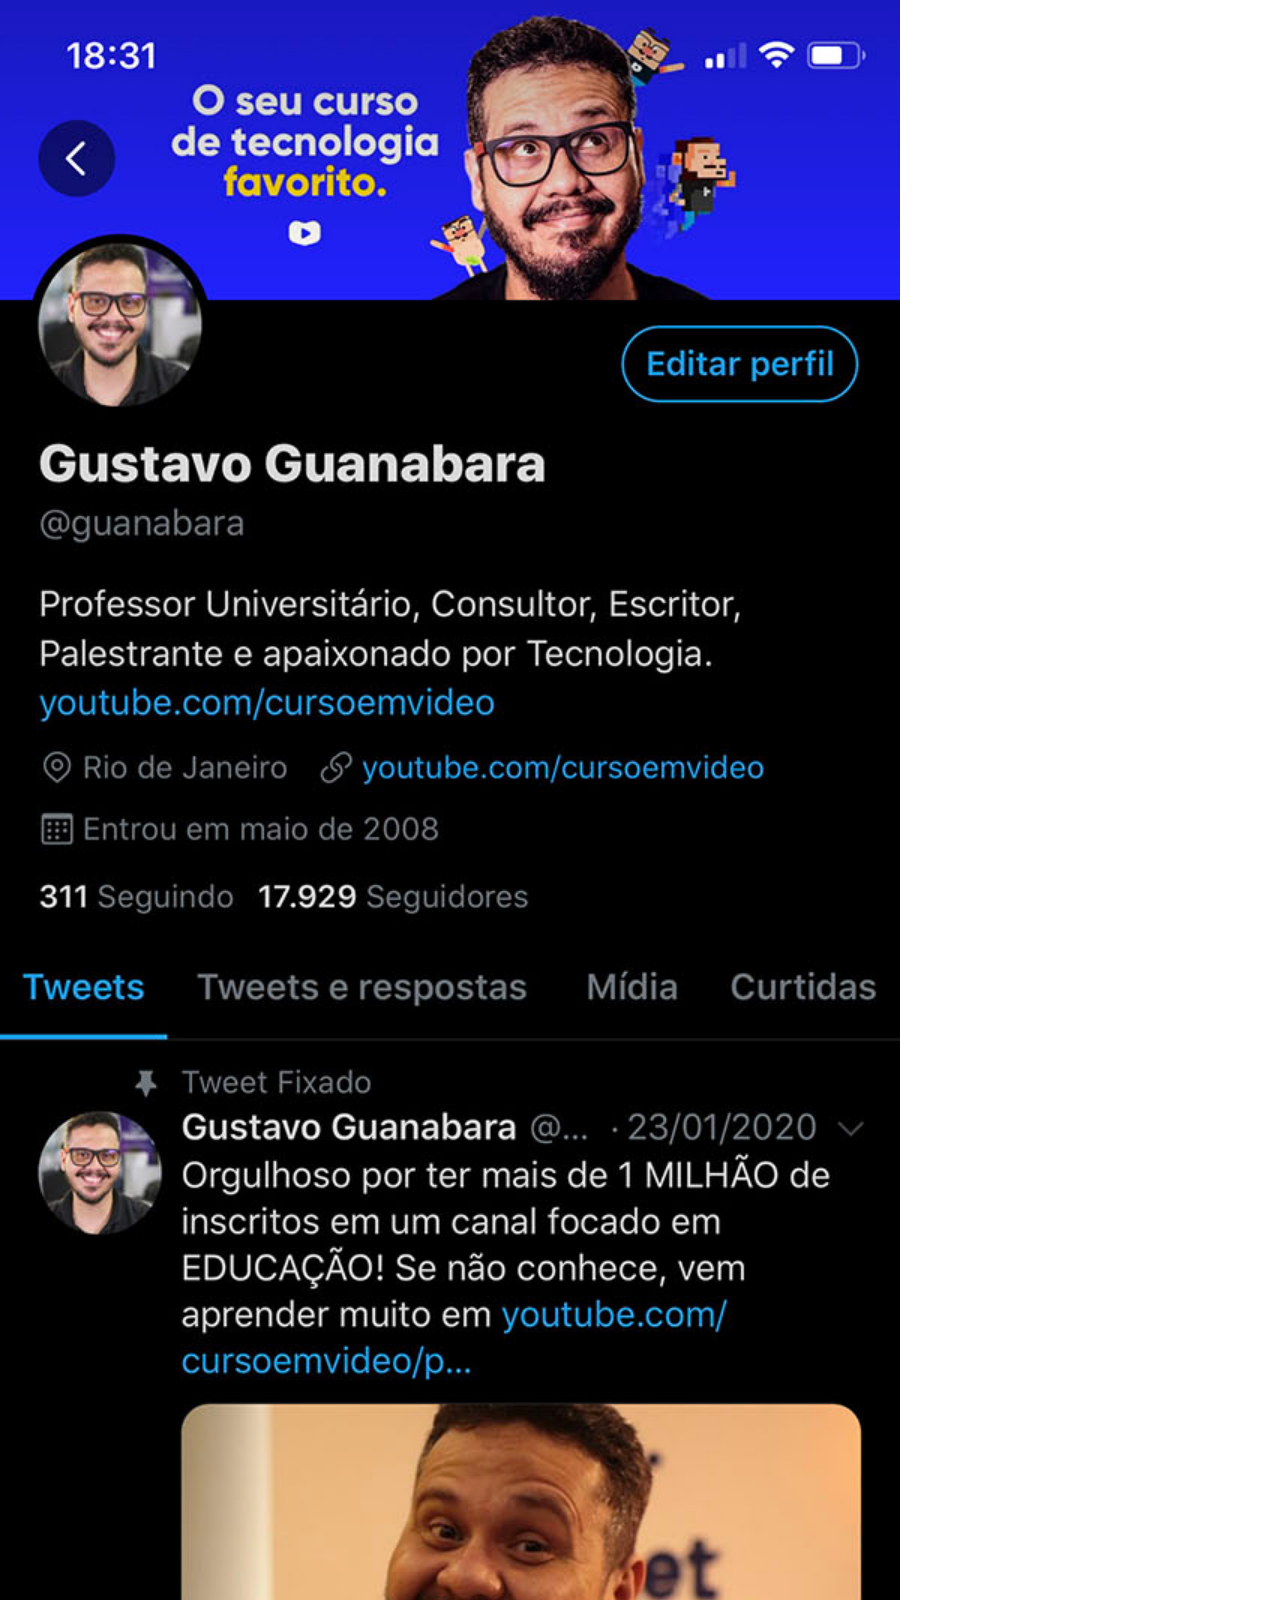
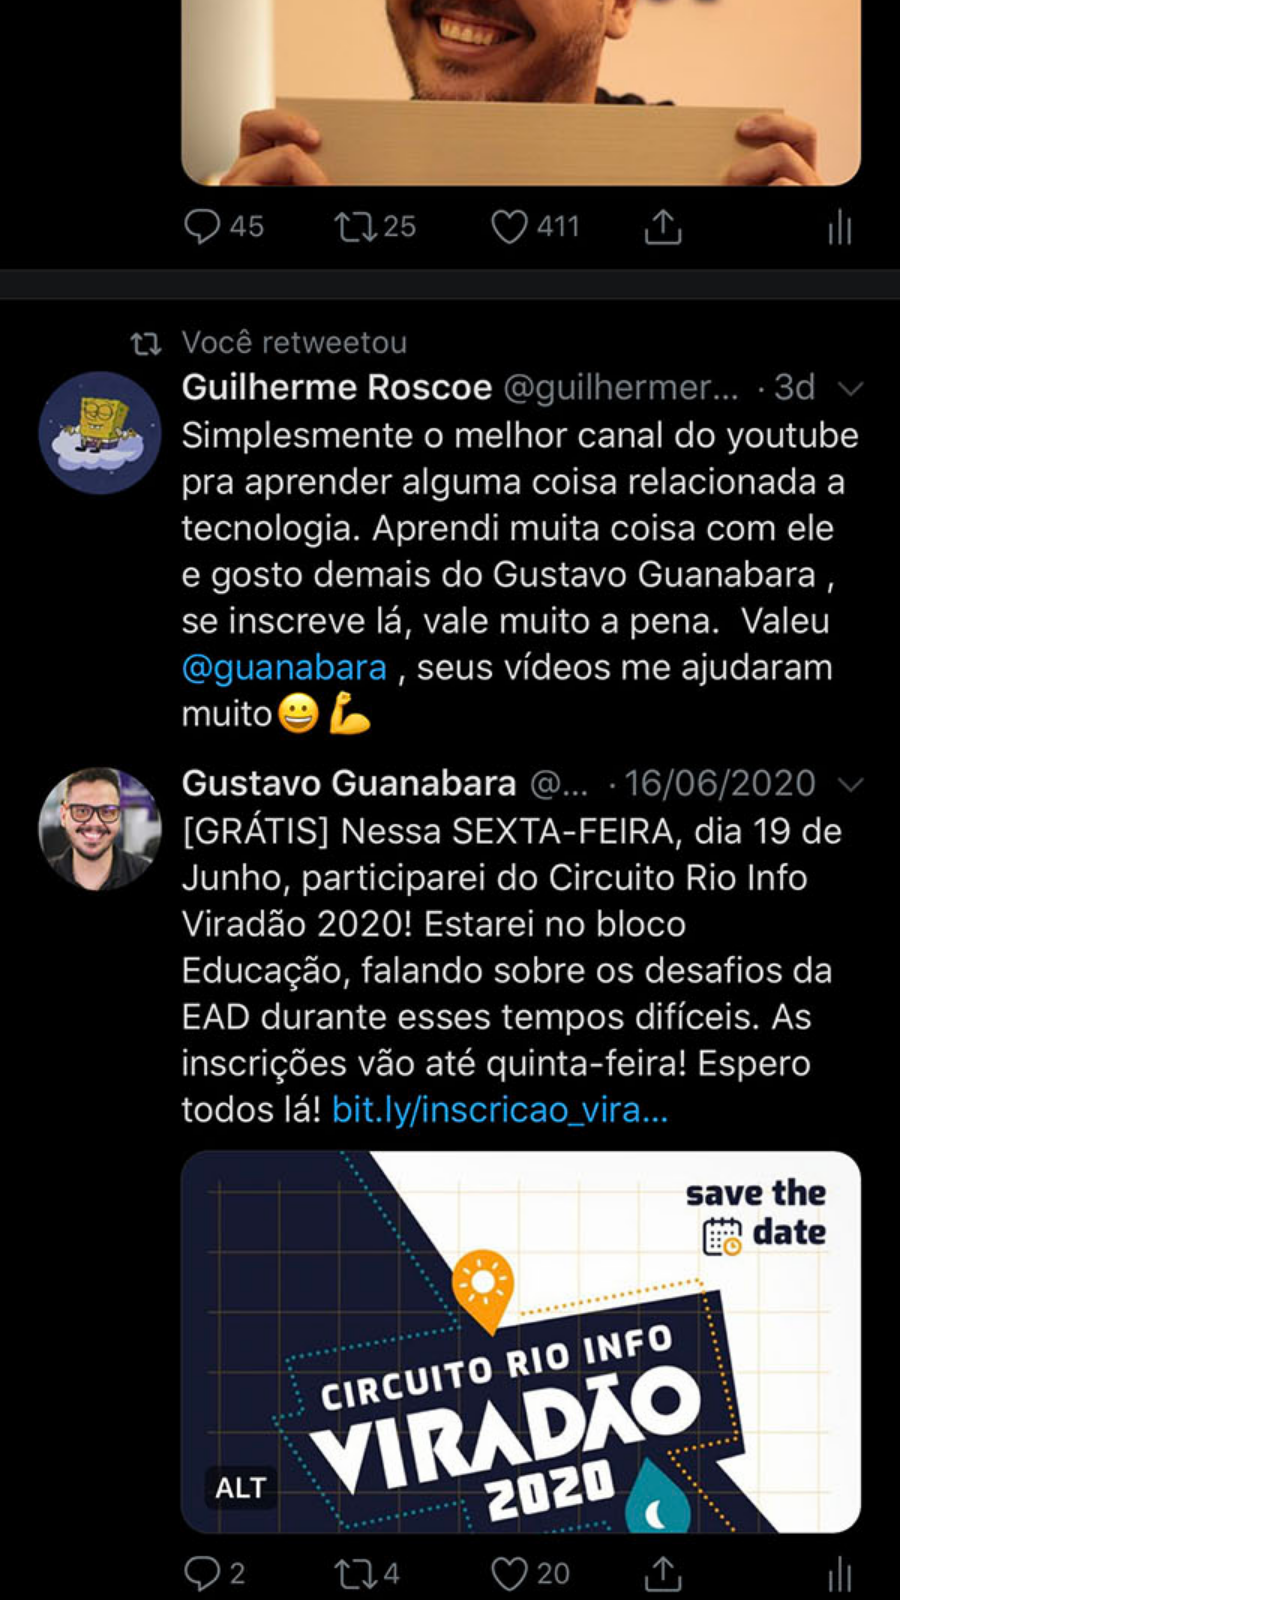
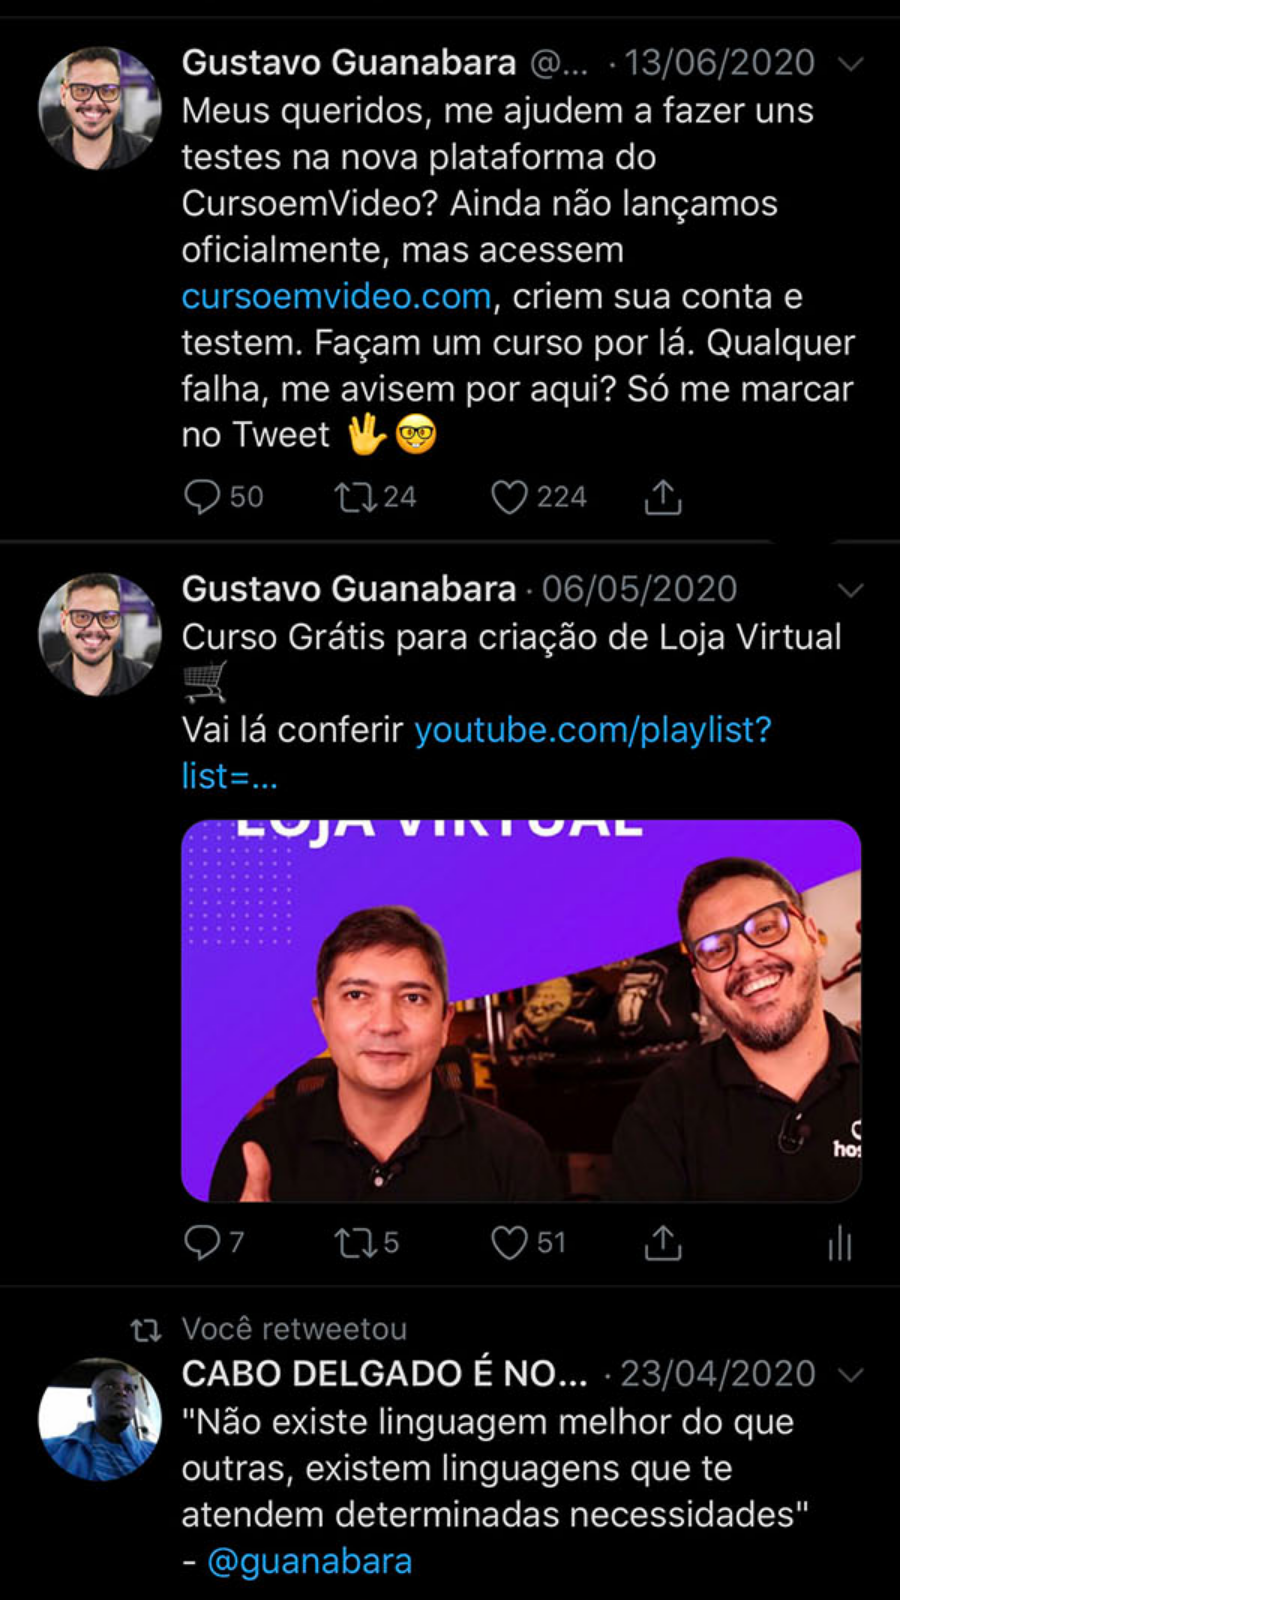
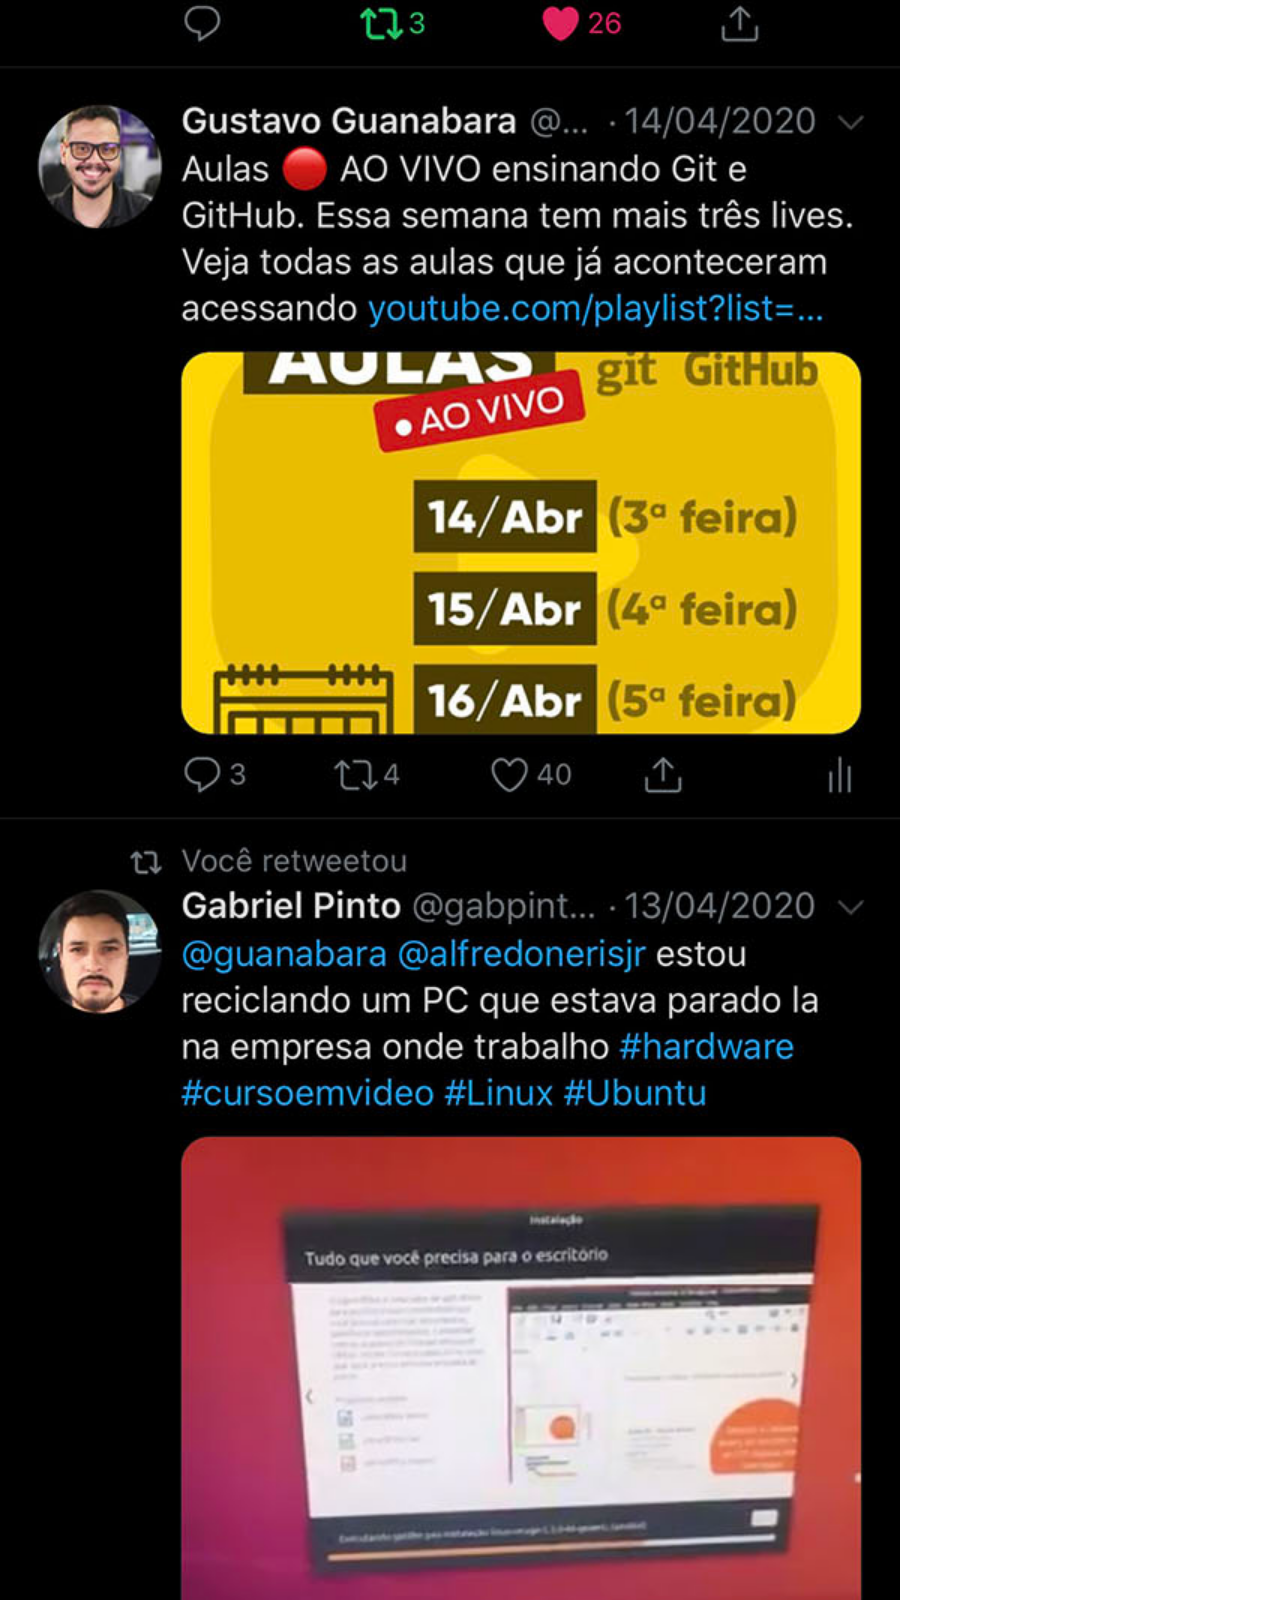
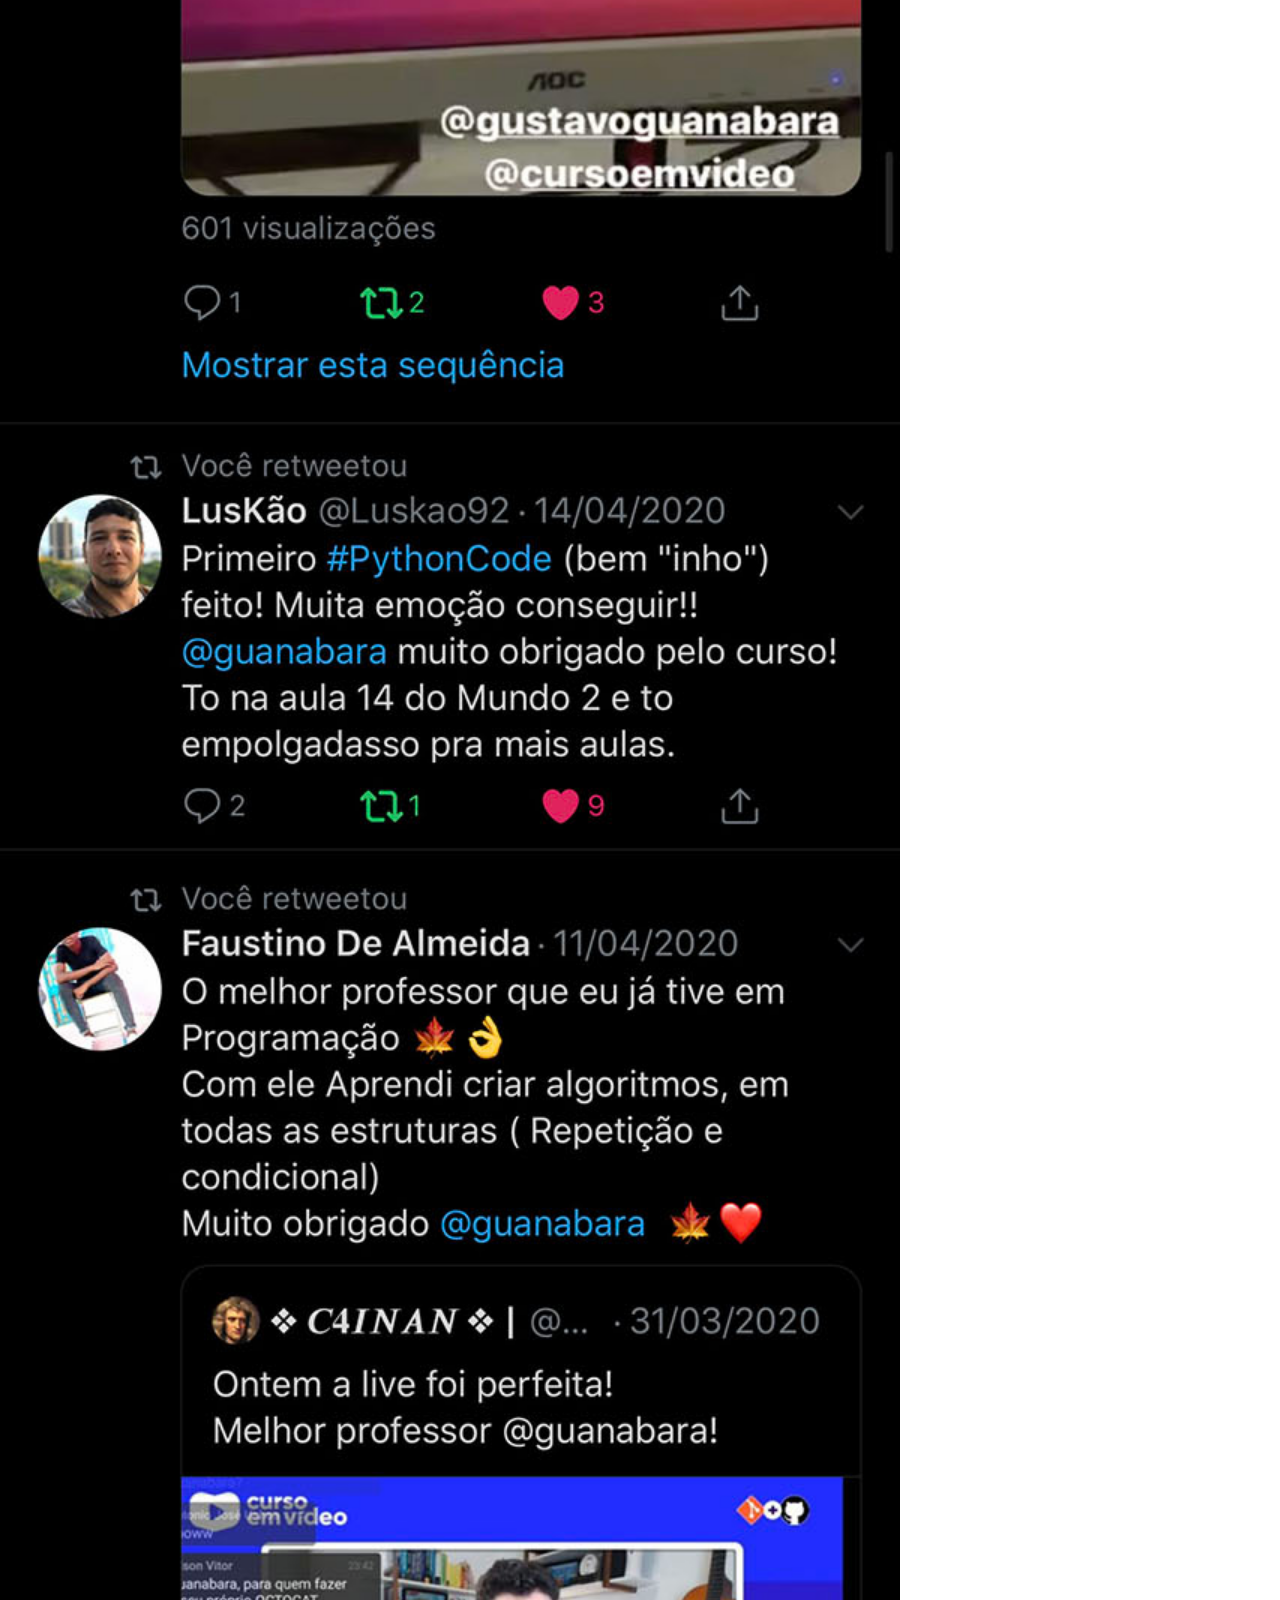
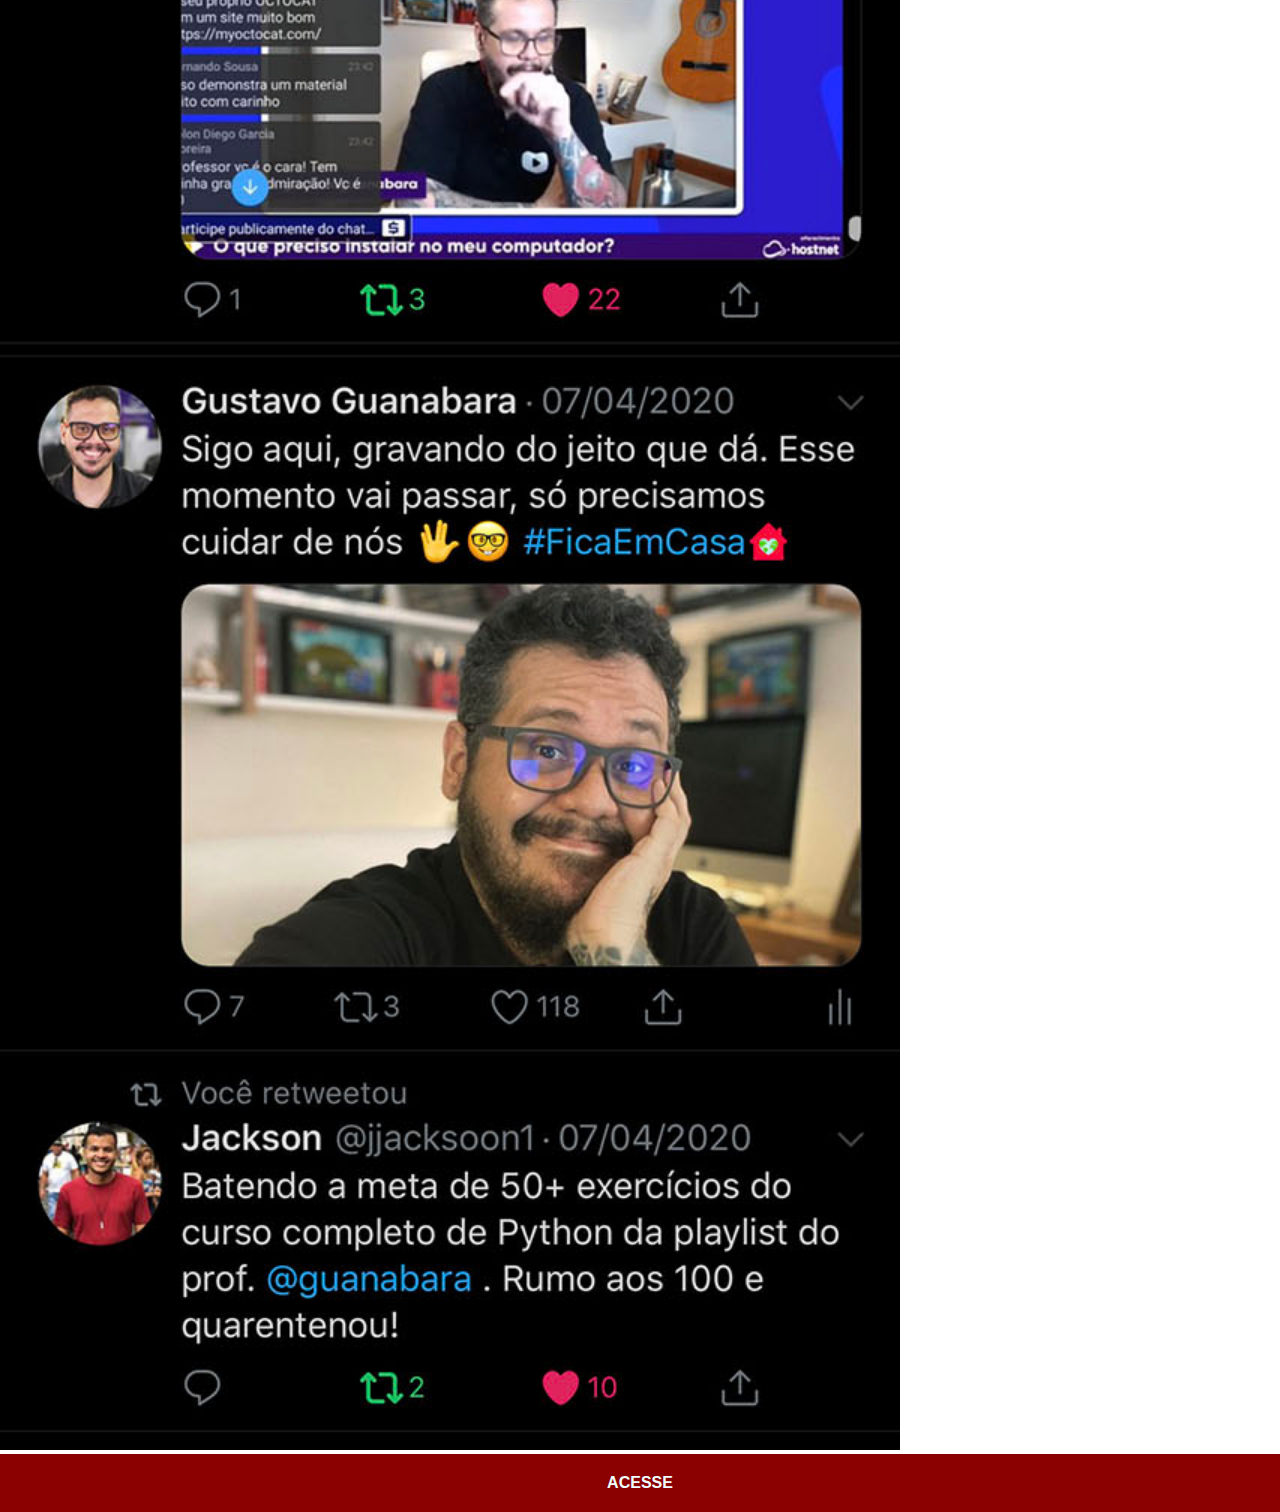
<file: twitter.html>
<!DOCTYPE html>
<html lang="pt-br">
<head>
    <meta charset="UTF-8">
    <meta name="viewport" content="width=device-width, initial-scale=1.0">
    <title>twitter</title>
    <link rel="stylesheet" href="style/social.css">
</head>
<body>

    <img src="imagens/tela-twitter.jpg" alt="Twitter">
    <a href="https://twitter.com/i/flow/single_sign_on" target="_blank">ACESSE</a>
    
</body>
</html>
</file>
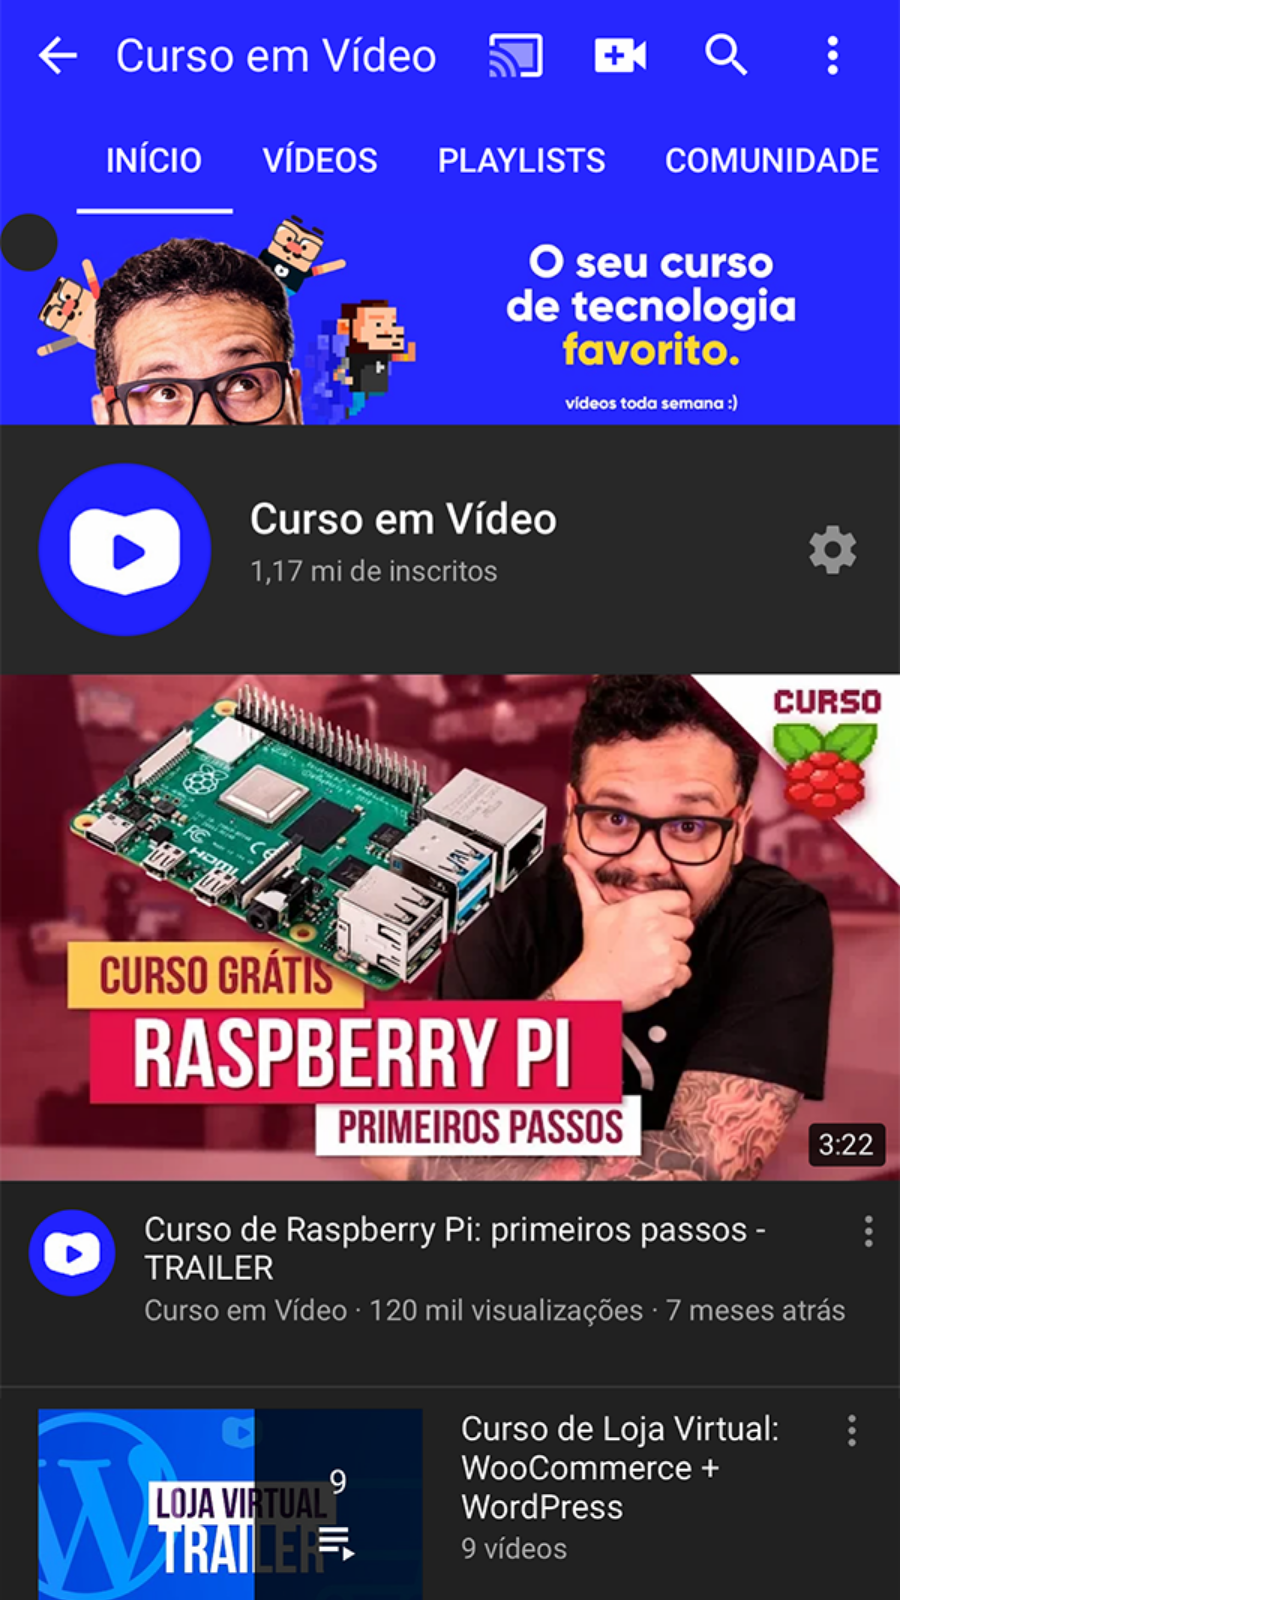
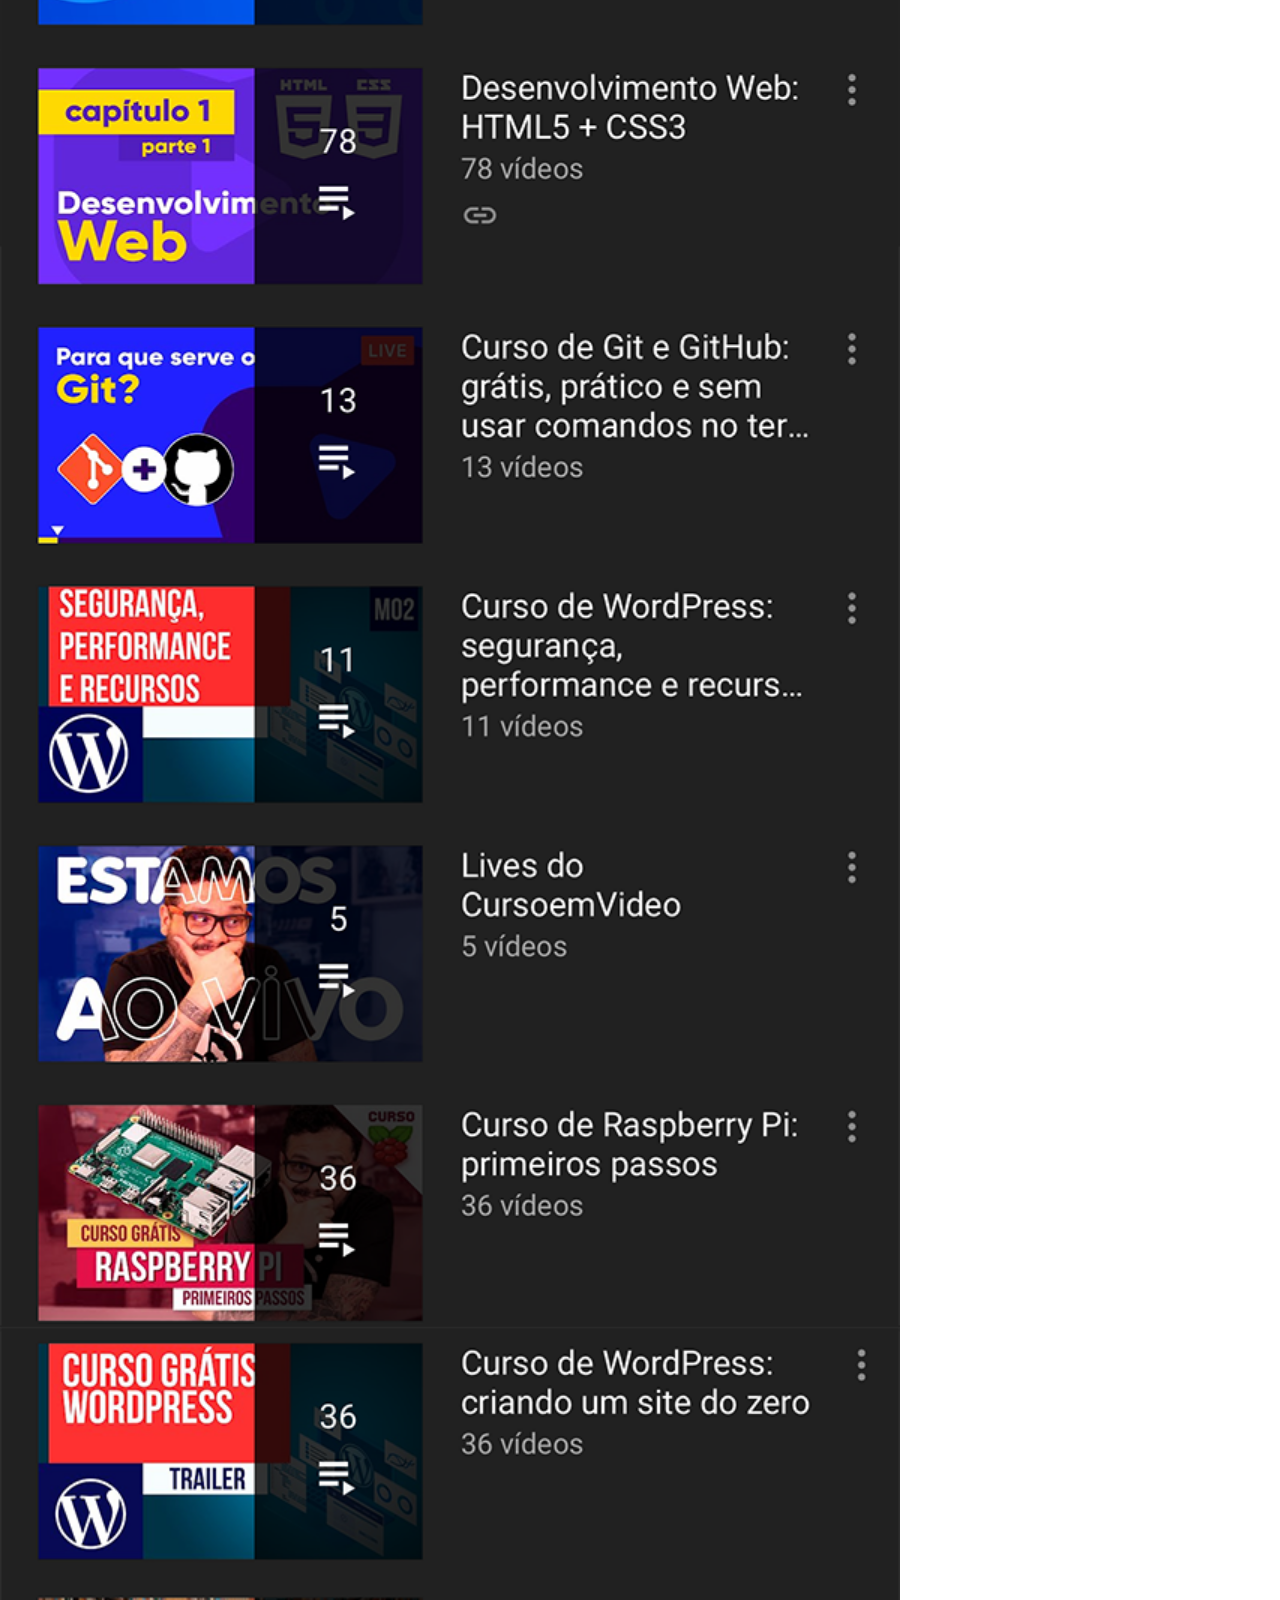
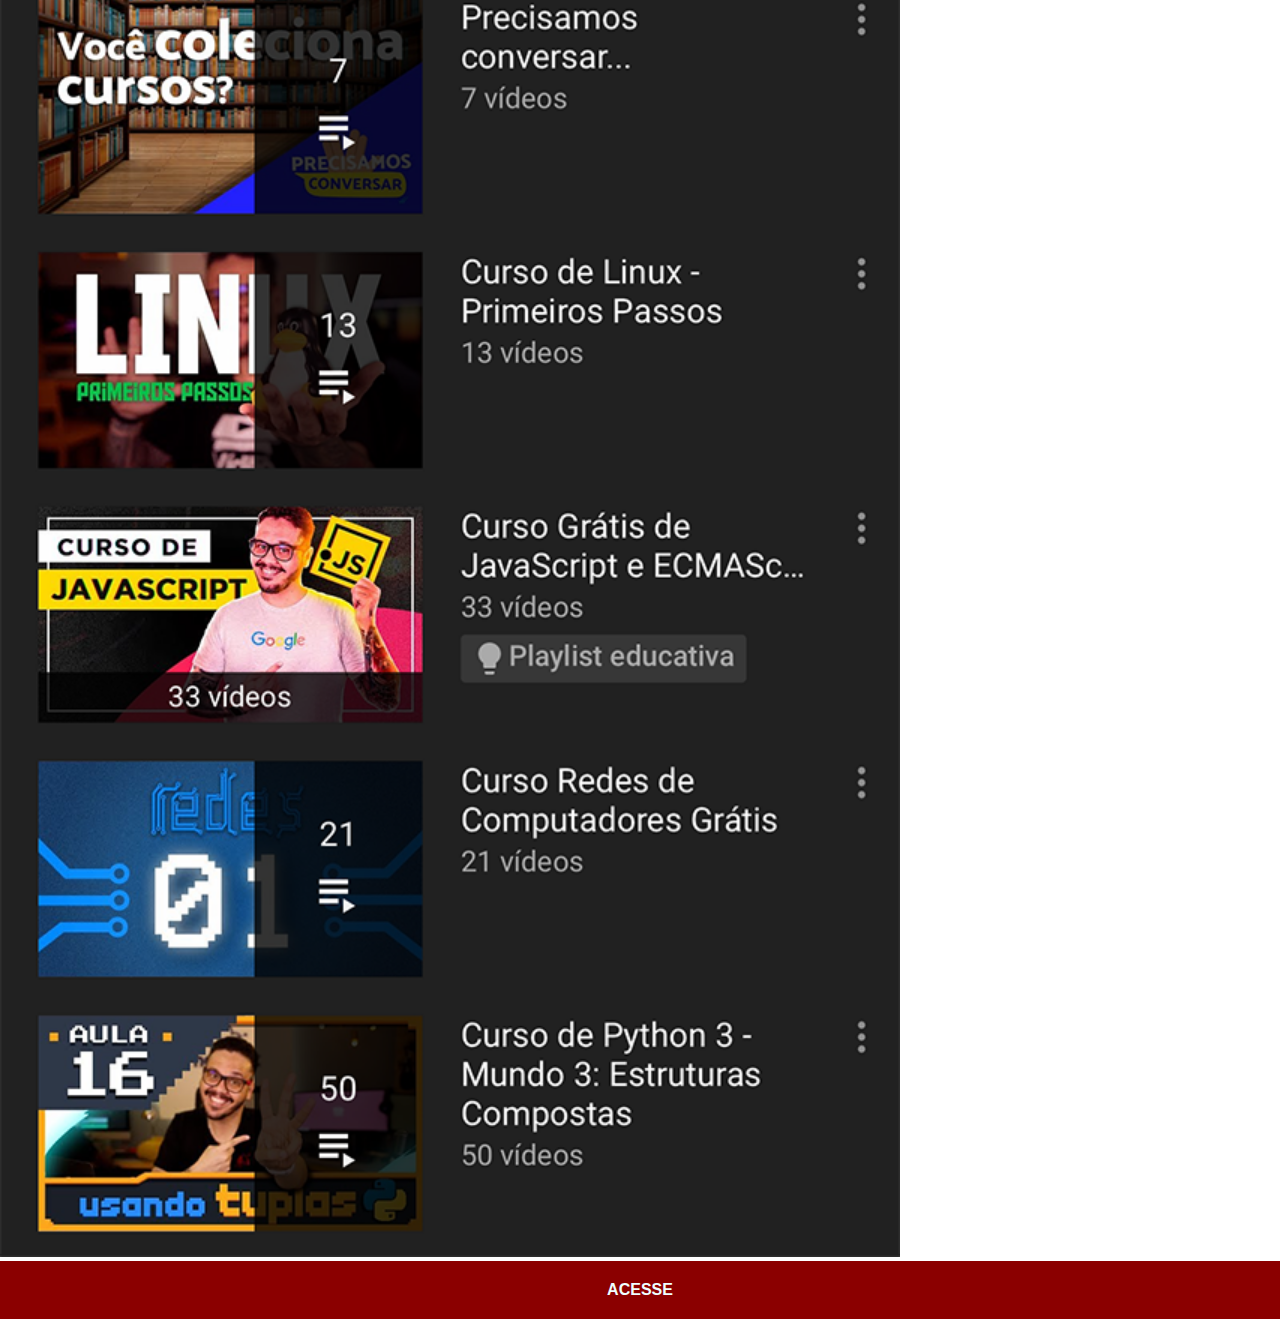
<file: youtube.html>
<!DOCTYPE html>
<html lang="pt-br">
<head>
    <meta charset="UTF-8">
    <meta name="viewport" content="width=device-width, initial-scale=1.0">
    <title>Youtube</title>
    <link rel="stylesheet" href="style/social.css">
</head>
<body>
    <img src="imagens/tela-youtube.png" alt="Youtube">
    <a href="https://www.youtube.com/channel/UCRTBSlrrfl6FqZcMkbsVw2g" target="_blank">ACESSE</a>
</body>
</html>
</file>
<file: style/style.css>
@charset "UTF-8";

*{
    margin: 0px;
    padding: 0px;
    font-family: Arial, Helvetica, sans-serif;
}

html, body {
    height: 100vh;
    width: 100vw;
    background-color: rgb(0, 0, 0);
}

body{
    background: url('../imagens/fundo-madeira.jpg') no-repeat top center;
    background-size: cover;
    background-attachment: fixed;
}

main {
    height: 100vh;
    position: relative;
   
}

section#telefone {
    position: absolute;
    top: 50%;
    left: 50%;
    transform: translate(-50%, -50%);


    height: 627px;
    width: 311px;
    background: url('../imagens/frame-iphone.png') no-repeat;
}
iframe#tela {
    position: relative;
    top: 80px;
    left: 22px;
    width: 267px;
    height: 470px;
}

section#redes-sociais {

    text-align: right;

}

section#redes-sociais img{
    width: 50px;
    margin: 10px;
    border-radius: 50%;
    box-shadow: 2px 2px 5px black;
    box-sizing: border-box;
    
}
section#redes-sociais img:hover{
    border: 2px solid rgba(255, 255, 255, 0.603);
    transform: translate(-2px, -2px);
    box-shadow: 5px 5px 10px black;
    transition: transform .3s, border 1s;
}
</file>
<file: style/social.css>
@charset "UTF-8";

*{
    margin: 0px;
    padding: 0px;
    font-family: Arial, Helvetica, sans-serif;
}
::-webkit-scrollbar{
    width: 0px;
    height: 0px;
}

img{
    width: 100vh;
}

a{
    display: block;
    background-color: darkred;
    color: azure;
    padding: 20px;
    text-align: center;
    font-weight: bolder;
    text-decoration: none;
}

a:hover{
    background-color: rgb(5, 192, 114);
}
</file>
